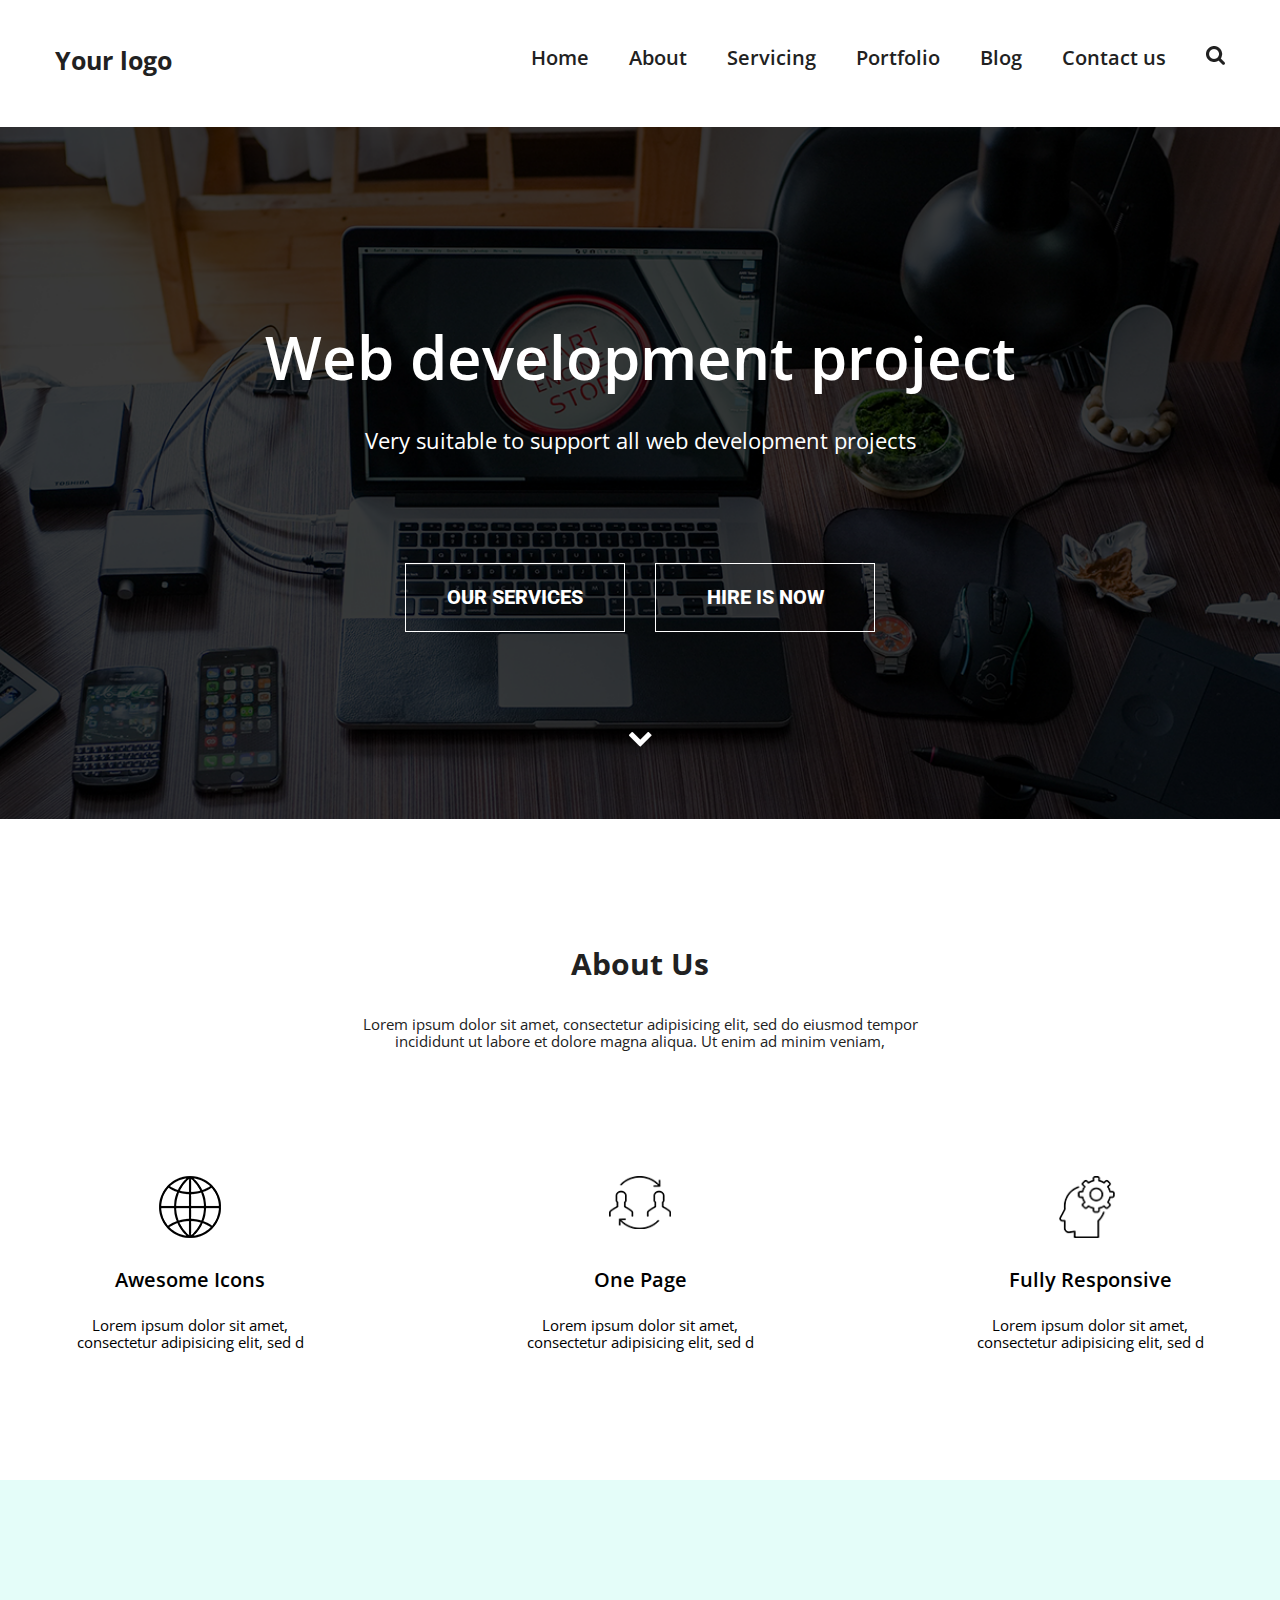
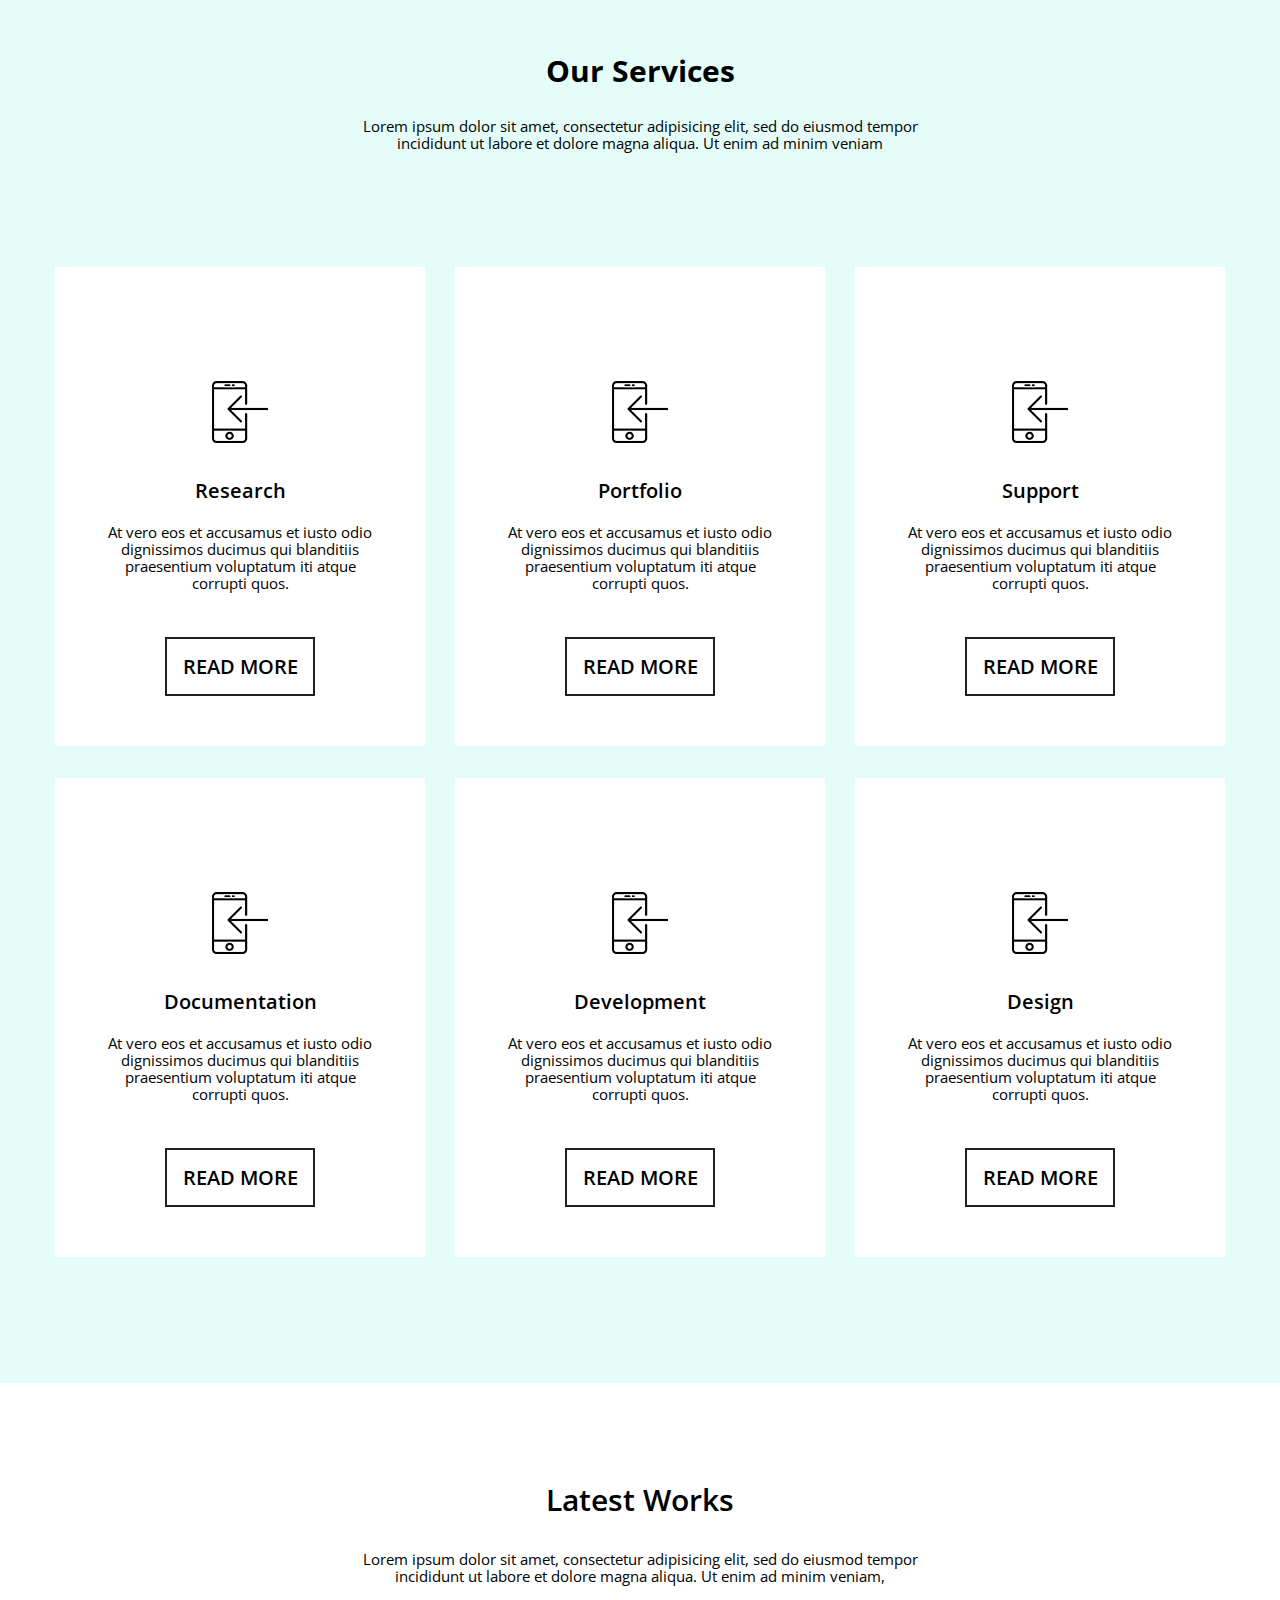
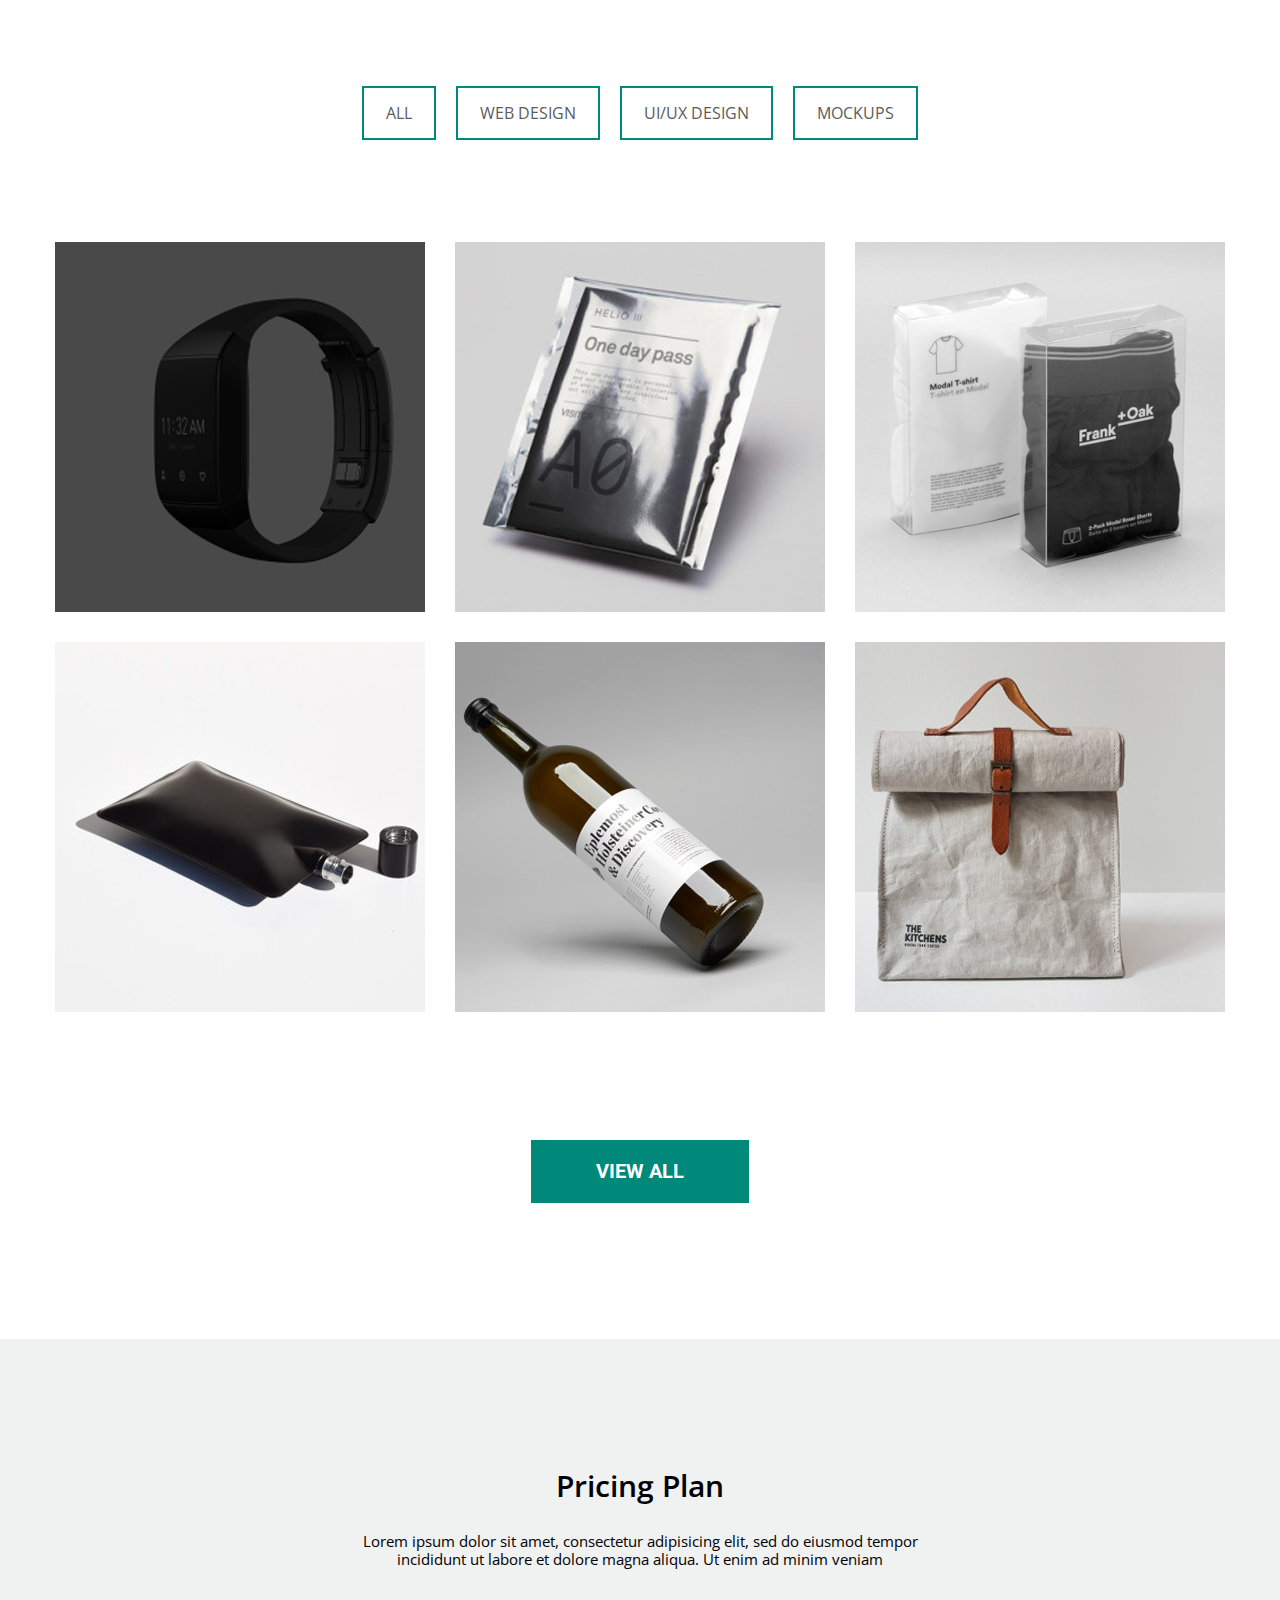
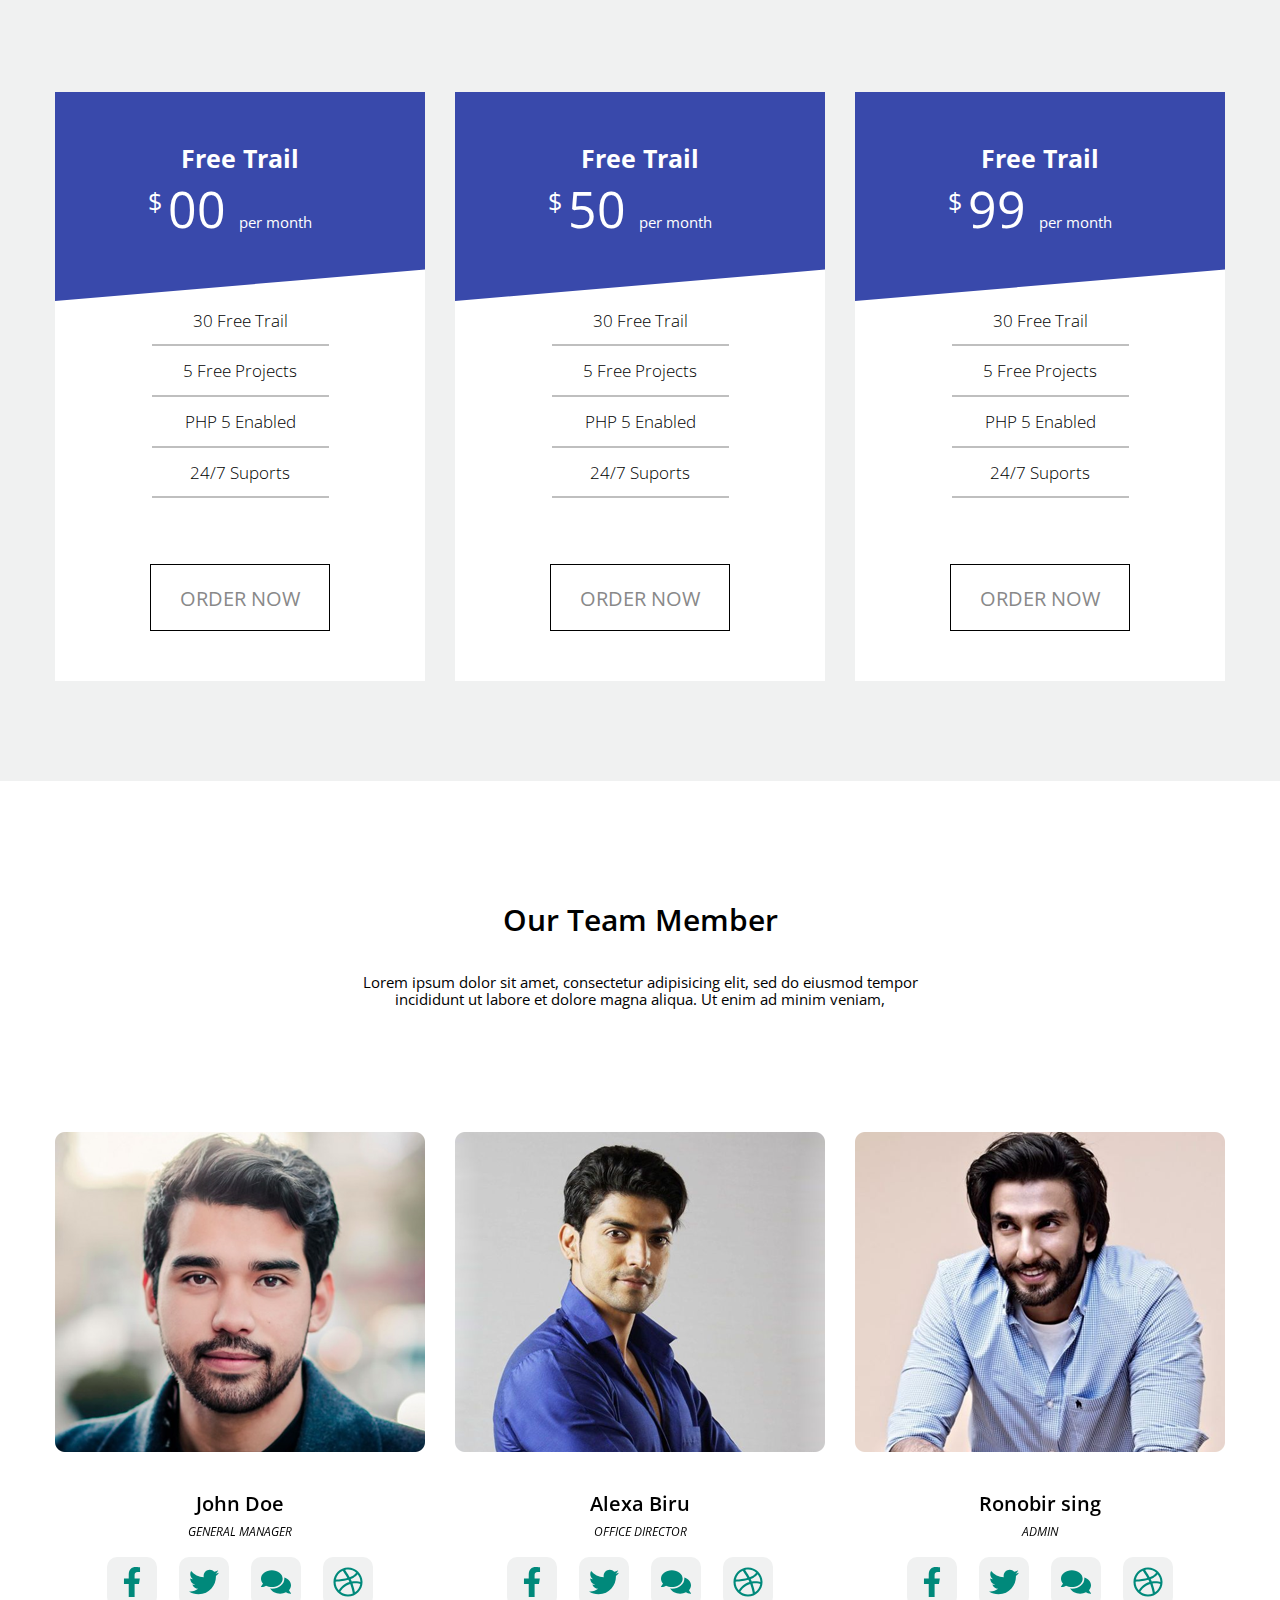
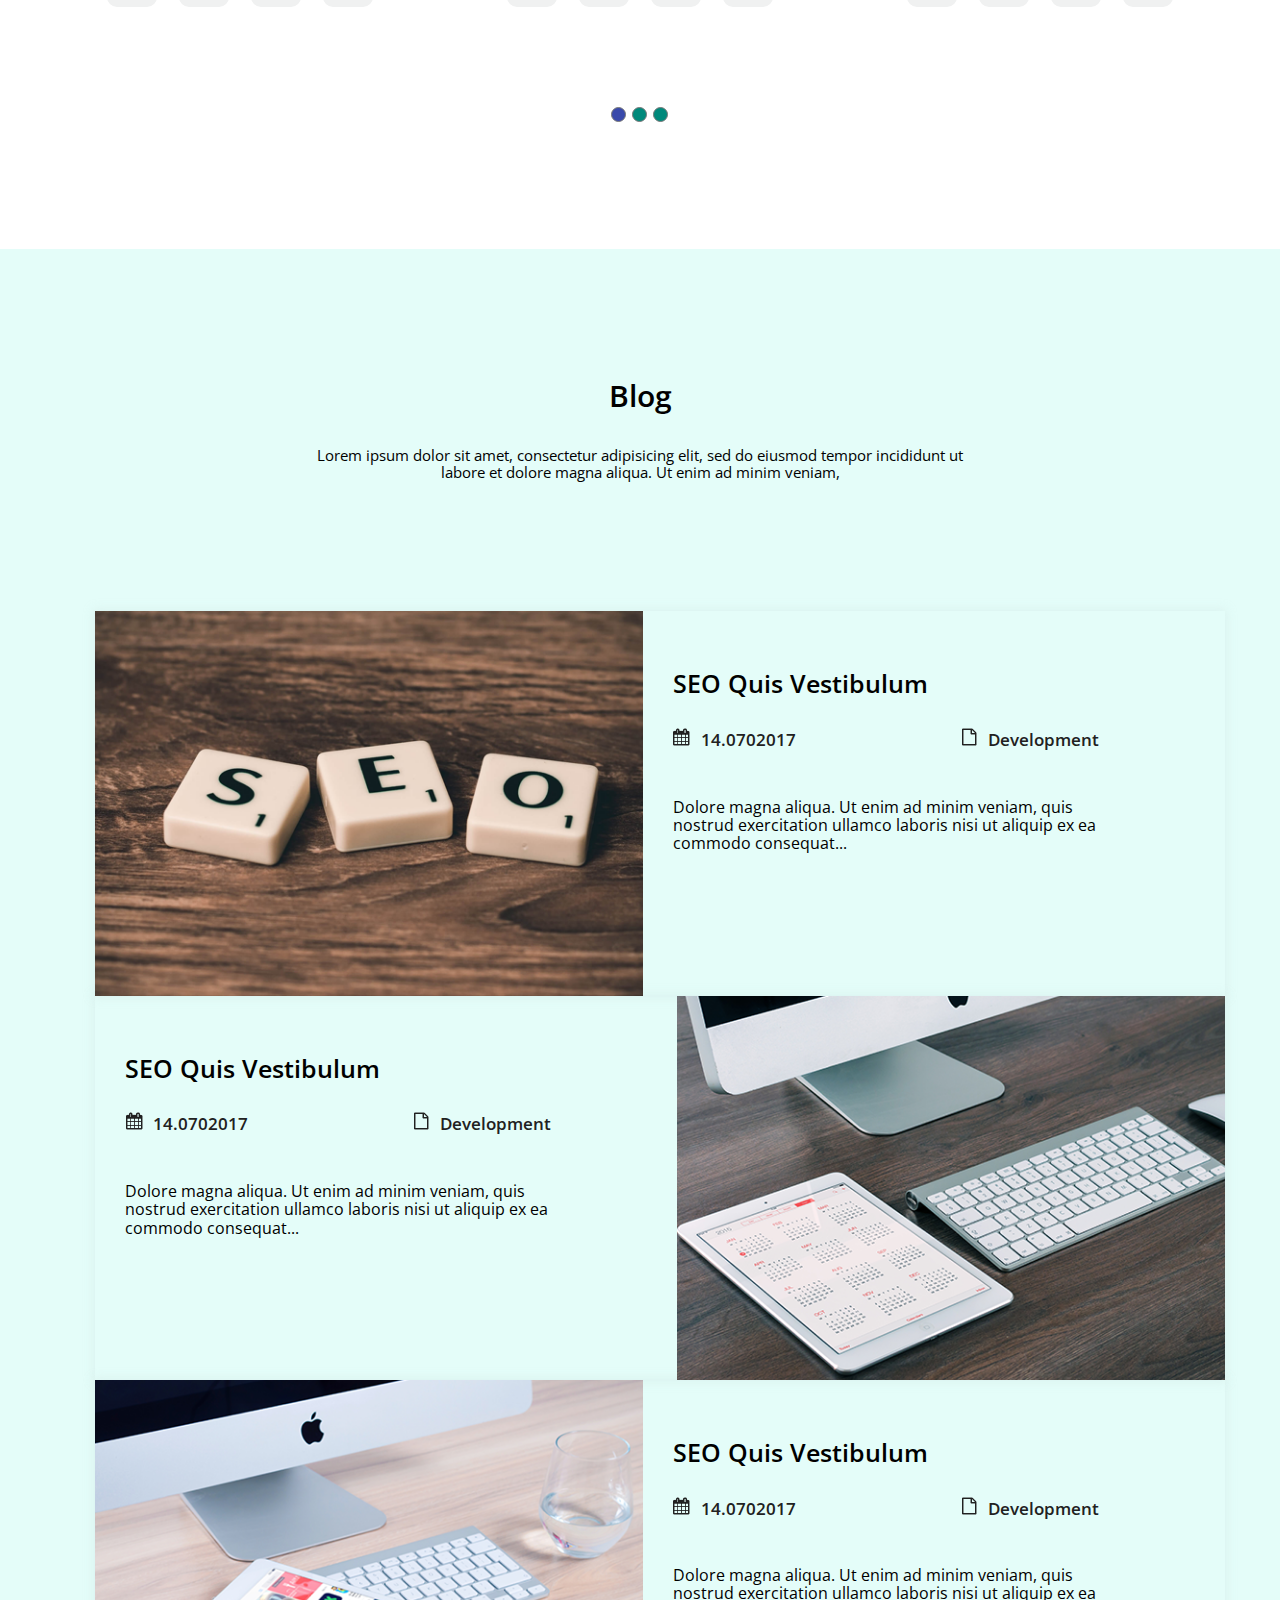
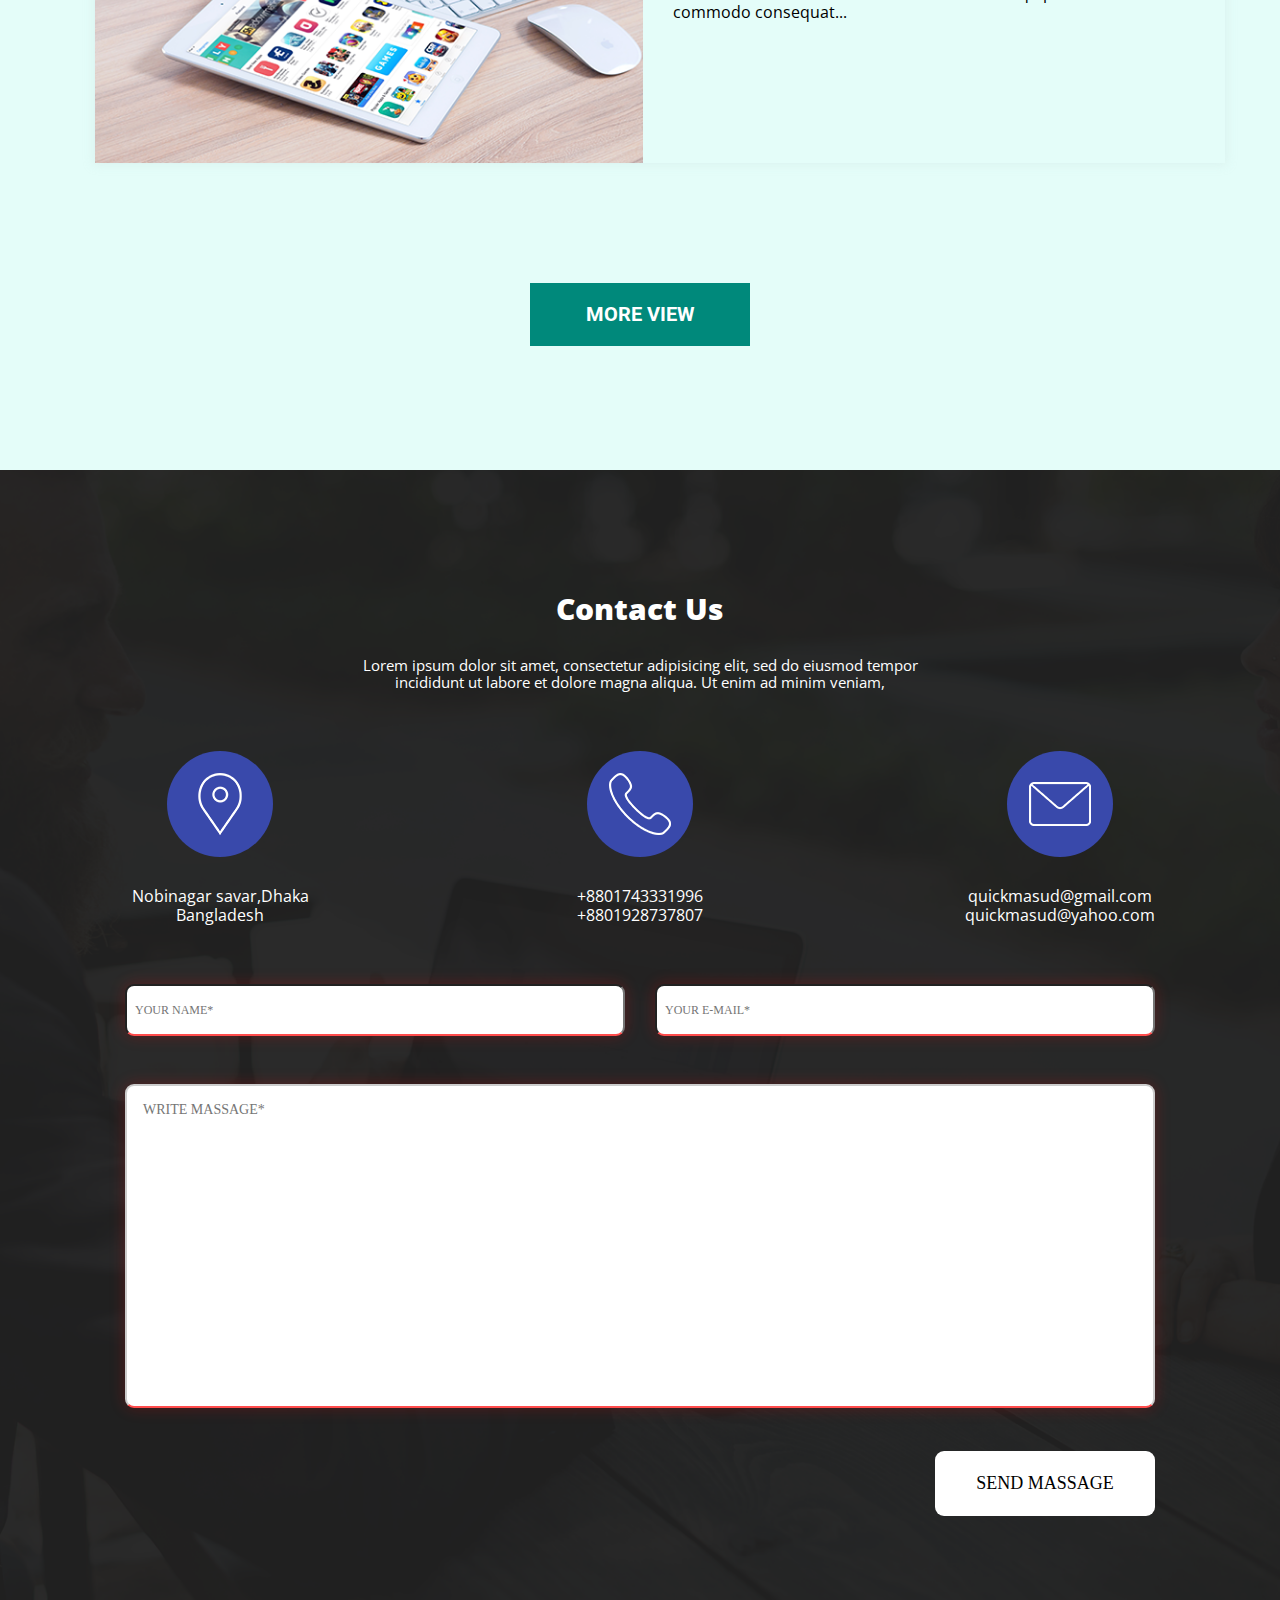
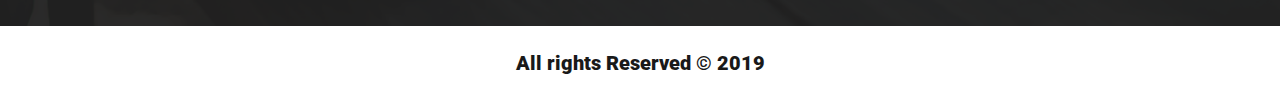
<file: project-1/index.html>
<!DOCTYPE html>
<html lang="en">
<head>
    <meta charset="UTF-8">
    <meta name="viewport" content="width=device-width, initial-scale=1.0">
    <meta http-equiv="X-UA-Compatible" content="ie=edge">
    <link href="https://fonts.googleapis.com/css?family=Open+Sans:400,600,700|Roboto:700&amp;subset=cyrillic" rel="stylesheet">
    <link rel="stylesheet" href="css/normalize.css">
    <link rel="stylesheet" href="css/main.css">
    <title>Web Development Project</title>
</head>
<body>

    <div class="progress">

    </div>

    <header id="header" class="header">
        <nav class="navigation">
            <div class="container navigation__container">
                <a href="#" class="logo">Your logo</a>
                <ul class="menu">
                    <li class="menu__item"><a href="#header" class="menu__link">Home</a></li>
                    <li class="menu__item"><a href="#about" class="menu__link">About</a></li>
                    <li class="menu__item"><a href="#services" class="menu__link">Servicing</a></li>
                    <li class="menu__item"><a href="#portfolio" class="menu__link">Portfolio</a></li>
                    <li class="menu__item"><a href="#blog" class="menu__link">Blog</a></li>
                    <li class="menu__item"><a href="#contact" class="menu__link">Contact us</a></li>
                    <li class="menu__item"><button class="menu__link serch_button"></button> </li>
                </ul>
            </div>
        </nav>
            <div class="container main_page">
                <h1 class="header__title">Web development project</h1>
                <p class="header__subtitle">Very suitable to support all web development projects</p>
            </div>
            <div class="button_wrap">
                <a href="#services" class="button_services header__button">our services</a>
                <a href="#pricing" class="button_hire header__button">hire is now</a>
            </div>
            <a href="#about" class="button_down"></a>
     </header>

    <section id="about" class="about">
        <div class="container">
            <h2 class="about__title">About Us</h2>
            <p class="about__subtitle">Lorem ipsum dolor sit amet, consectetur adipisicing elit, sed do eiusmod tempor incididunt ut labore et dolore magna aliqua. Ut enim ad minim veniam,</p>
            <ul class="features__list">
                <li class="features__item icon_globe">
                    <h3 class="features__title">Awesome Icons</h3>
                    <p class="features__desc">Lorem ipsum dolor sit amet, consectetur adipisicing elit, sed d</p>
                </li>
                <li class="features__item icon_transfer">
                    <h3 class="features__title">One Page</h3>
                    <p class="features__desc">Lorem ipsum dolor sit amet, consectetur adipisicing elit, sed d</p>
                </li>
                <li class="features__item icon_head">
                    <h3 class="features__title">Fully Responsive</h3>
                    <p class="features__desc">Lorem ipsum dolor sit amet, consectetur adipisicing elit, sed d</p>
                </li>
            </ul>
        </div>
    </section>

    <section id="services" class="servivces">
        <div class="container">
            <h2 class="services__title">Our Services</h2>
            <p class="services__subtitle">Lorem ipsum dolor sit amet, consectetur adipisicing elit, sed do eiusmod tempor incididunt ut labore et dolore magna aliqua. Ut enim ad minim veniam</p>
            <ul class="services__list">
                <li class="services__item">
                    <h3 class="services_item_title">Research</h3>
                    <p class="services_item_desc">At vero eos et accusamus et iusto odio dignissimos ducimus qui blanditiis praesentium voluptatum iti atque corrupti quos.</p>
                    <button class="services_item_button">read more</button>
                </li>
                <li class="services__item">
                    <h3 class="services_item_title">Portfolio</h3>
                    <p class="services_item_desc">At vero eos et accusamus et iusto odio dignissimos ducimus qui blanditiis praesentium voluptatum iti atque corrupti quos.</p>
                    <button class="services_item_button">read more</button>
                </li>
                <li class="services__item">
                    <h3 class="services_item_title">Support</h3>
                    <p class="services_item_desc">At vero eos et accusamus et iusto odio dignissimos ducimus qui blanditiis praesentium voluptatum iti atque corrupti quos.</p>
                    <button class="services_item_button">read more</button>
                </li>
                <li class="services__item">
                    <h3 class="services_item_title">Documentation</h3>
                    <p class="services_item_desc">At vero eos et accusamus et iusto odio dignissimos ducimus qui blanditiis praesentium voluptatum iti atque corrupti quos.</p>
                    <button class="services_item_button">read more</button>
                </li>
                <li class="services__item">
                    <h3 class="services_item_title">Development</h3>
                    <p class="services_item_desc">At vero eos et accusamus et iusto odio dignissimos ducimus qui blanditiis praesentium voluptatum iti atque corrupti quos.</p>
                    <button class="services_item_button">read more</button>
                </li>
                <li class="services__item">
                    <h3 class="services_item_title">Design</h3>
                    <p class="services_item_desc">At vero eos et accusamus et iusto odio dignissimos ducimus qui blanditiis praesentium voluptatum iti atque corrupti quos.</p>
                    <button class="services_item_button">read more</button>
                </li>
            </ul>

        </div>
    </section>

    <section id="portfolio" class="portfolio">
        <div class="container">
            <h1 class="portfolio__title">Latest Works</h1>
            <p class="portfolio__subtitle">Lorem ipsum dolor sit amet, consectetur adipisicing elit, sed do eiusmod tempor incididunt ut labore et dolore magna aliqua. Ut enim ad minim veniam,</p>
            <ul class="portfolio__button">
                <li class="button__list"><a href="#" class="button__link">all</a></li>
                <li class="button__list"><a href="#" class="button__link">Web design</a></li>
                <li class="button__list"><a href="#" class="button__link">Ui/Ux design</a></li>
                <li class="button__list"><a href="#" class="button__link">Mockups</a></li>
            </ul>
            <ul class="portfolio_list">
                <li class="portfolio__item">
                    <div class="photo_wrap">
                        <img src="./img/image_work/image_1.png" alt="photo 1" width="370" height="370">
                    </div>
                    <div class="hidden_wrap">
                        <div class="desc_wrap">
                            <p class="hidden_title">Hand Watch</p>
                            <p class="hidden_subtitle">ui/ux design</p>
                        </div>
                    </div>
                </li>
                <li class="portfolio__item">
                    <div class="photo_wrap">
                        <img src="./img/image_work/image_2.png" alt="photo 2" width="370" height="370">
                    </div>
                    <div class="hidden_wrap">
                        <div class="desc_wrap">
                            <p class="hidden_title">Hand Watch</p>
                            <p class="hidden_subtitle">ui/ux design</p>
                        </div>
                    </div>
                </li>
                <li class="portfolio__item">
                    <div class="photo_wrap">
                        <img src="./img/image_work/image_3.png" alt="photo 3" width="370" height="370">
                    </div>
                    <div class="hidden_wrap">
                        <div class="desc_wrap">
                            <p class="hidden_title">Hand Watch</p>
                            <p class="hidden_subtitle">ui/ux design</p>
                        </div>
                    </div>
                </li>
                <li class="portfolio__item">
                    <div class="photo_wrap">
                        <img src="./img/image_work/image_4.png" alt="photo 4" width="370" height="370">
                    </div>
                    <div class="hidden_wrap">
                        <div class="desc_wrap">
                            <p class="hidden_title">Hand Watch</p>
                            <p class="hidden_subtitle">ui/ux design</p>
                        </div>
                    </div>
                </li>
                <li class="portfolio__item">
                    <div class="photo_wrap">
                        <img src="./img/image_work/image_5.png" alt="photo 5" width="370" height="370">
                    </div>
                    <div class="hidden_wrap">
                        <div class="desc_wrap">
                            <p class="hidden_title">Hand Watch</p>
                            <p class="hidden_subtitle">ui/ux design</p>
                        </div>
                    </div>
                </li>
                <li class="portfolio__item">
                    <div class="photo_wrap">
                        <img src="./img/image_work/image_6.png" alt="photo 6" width="370" height="370">
                    </div>
                    <div class="hidden_wrap">
                        <div class="desc_wrap">
                            <p class="hidden_title">Hand Watch</p>
                            <p class="hidden_subtitle">ui/ux design</p>
                        </div>
                    </div>
                </li>
            </ul>
            <button class="view_button">view all</button>

        </div>
    </section>

    <section id="pricing" class="pricing">
        <div class="container">
            <h2 class="pricing_title">Pricing Plan</h2>
            <p class="pricing_subtitle">Lorem ipsum dolor sit amet, consectetur adipisicing elit, sed do eiusmod tempor incididunt ut labore et dolore magna aliqua. Ut enim ad minim veniam</p>
            <ul class="pricing__menu">
                <li class="pricing__item">
                <div class="pricing__desc">
                    <h3 class="pricing__title">Free Trail</h3>
                    <p class="price">00 <span class="month">per month</span> </p>
                </div>
                <ul class="pricing__text">
                    <li class="text__item">
                        <p class="text">30 Free Trail</p>
                    </li>
                    <li class="text__item">
                        <p class="text">5 Free Projects</p>
                    </li>
                    <li class="text__item">
                        <p class="text">PHP 5 Enabled</p>
                    </li>
                    <li class="text__item">
                        <p class="text">24/7 Suports</p>
                    </li>
                </ul>
                <button class="order_button">Order Now</button>
                </li>
                <li class="pricing__item">
                <div class="pricing__desc">
                    <h3 class="pricing__title">Free Trail</h3>
                    <p class="price">50 <span class="month">per month</span> </p>
                </div>
                <ul class="pricing__text">
                    <li class="text__item">
                        <p class="text">30 Free Trail</p>
                    </li>
                    <li class="text__item">
                        <p class="text">5 Free Projects</p>
                    </li>
                    <li class="text__item">
                        <p class="text">PHP 5 Enabled</p>
                    </li>
                    <li class="text__item">
                        <p class="text">24/7 Suports</p>
                    </li>
                </ul>
                <button class="order_button">Order Now</button>
                </li>
                <li class="pricing__item">
                <div class="pricing__desc">
                    <h3 class="pricing__title">Free Trail</h3>
                    <p class="price">99 <span class="month">per month</span> </p>
                </div>
                <ul class="pricing__text">
                    <li class="text__item">
                        <p class="text">30 Free Trail</p>
                    </li>
                    <li class="text__item">
                        <p class="text">5 Free Projects</p>
                    </li>
                    <li class="text__item">
                        <p class="text">PHP 5 Enabled</p>
                    </li>
                    <li class="text__item">
                        <p class="text">24/7 Suports</p>
                    </li>
                </ul>
                <button class="order_button">Order Now</button>
                </li>
            </ul>
        </div>
    </section>

    <section id="team" class="team">
        <div class="container">
            <h2 class="team__title">Our Team Member</h2>
            <p class="team__subitle">Lorem ipsum dolor sit amet, consectetur adipisicing elit, sed do eiusmod tempor incididunt ut labore et dolore magna aliqua. Ut enim ad minim veniam,</p>
            <ul class="member_list">

                <li class="member_item">
                    <div class="member_wrap card">
                        <div class="member_inner card__item">
                            <img src="./img/photo/photo_member_1.png" alt="photo 1" width="370" height="320">
                        </div>
                    </div>
                    <h3 class="name">John Doe</h3>
                    <p class="desc">General Manager</p>
                    <ul class="soc_icon">
                        <li class="soc_item">
                            <a href="#" class="soc_link facebook"> <span class="visually-hidden">facebook</span>
                                <svg  id="facebook" aria-hidden="true" focusable="false" data-prefix="fab" data-icon="facebook-f" class="svg_facebook svg_icon" role="img" xmlns="http://www.w3.org/2000/svg" viewBox="0 0 320 512">
                                    <path  d="M279.14 288l14.22-92.66h-88.91v-60.13c0-25.35 12.42-50.06 52.24-50.06h40.42V6.26S260.43 0 225.36 0c-73.22 0-121.08 44.38-121.08 124.72v70.62H22.89V288h81.39v224h100.17V288z"></path>
                                </svg>
                            </a>
                        </li>

                        <li class="soc_item"><a href="#" class="soc_link twitter"> <span class="visually-hidden">twitter</span>
                            <svg aria-hidden="true" focusable="false" data-prefix="fab" data-icon="twitter" class="svg_twitter svg_icon" role="img" xmlns="http://www.w3.org/2000/svg" viewBox="0 0 512 512">
                                <path  d="M459.37 151.716c.325 4.548.325 9.097.325 13.645 0 138.72-105.583 298.558-298.558 298.558-59.452 0-114.68-17.219-161.137-47.106 8.447.974 16.568 1.299 25.34 1.299 49.055 0 94.213-16.568 130.274-44.832-46.132-.975-84.792-31.188-98.112-72.772 6.498.974 12.995 1.624 19.818 1.624 9.421 0 18.843-1.3 27.614-3.573-48.081-9.747-84.143-51.98-84.143-102.985v-1.299c13.969 7.797 30.214 12.67 47.431 13.319-28.264-18.843-46.781-51.005-46.781-87.391 0-19.492 5.197-37.36 14.294-52.954 51.655 63.675 129.3 105.258 216.365 109.807-1.624-7.797-2.599-15.918-2.599-24.04 0-57.828 46.782-104.934 104.934-104.934 30.213 0 57.502 12.67 76.67 33.137 23.715-4.548 46.456-13.32 66.599-25.34-7.798 24.366-24.366 44.833-46.132 57.827 21.117-2.273 41.584-8.122 60.426-16.243-14.292 20.791-32.161 39.308-52.628 54.253z"></path>
                            </svg>
                            </a>
                        </li>

                        <li class="soc_item"><a href="#" class="soc_link chat"> <span class="visually-hidden">chat</span>
                            <svg aria-hidden="true" focusable="false" data-prefix="fas" data-icon="comments" class="svg_chat svg_icon" role="img" xmlns="http://www.w3.org/2000/svg" viewBox="0 0 576 512">
                                <path d="M416 192c0-88.4-93.1-160-208-160S0 103.6 0 192c0 34.3 14.1 65.9 38 92-13.4 30.2-35.5 54.2-35.8 54.5-2.2 2.3-2.8 5.7-1.5 8.7S4.8 352 8 352c36.6 0 66.9-12.3 88.7-25 32.2 15.7 70.3 25 111.3 25 114.9 0 208-71.6 208-160zm122 220c23.9-26 38-57.7 38-92 0-66.9-53.5-124.2-129.3-148.1.9 6.6 1.3 13.3 1.3 20.1 0 105.9-107.7 192-240 192-10.8 0-21.3-.8-31.7-1.9C207.8 439.6 281.8 480 368 480c41 0 79.1-9.2 111.3-25 21.8 12.7 52.1 25 88.7 25 3.2 0 6.1-1.9 7.3-4.8 1.3-2.9.7-6.3-1.5-8.7-.3-.3-22.4-24.2-35.8-54.5z"></path>
                            </svg>
                            </a>
                        </li>

                        <li class="soc_item"><a href="#" class="soc_link dribble"> <span class="visually-hidden">dribble</span>
                            <svg aria-hidden="true" focusable="false" data-prefix="fab" data-icon="dribbble" class="svg_dribble svg_icon" role="img" xmlns="http://www.w3.org/2000/svg" viewBox="0 0 512 512">
                                <path d="M256 8C119.252 8 8 119.252 8 256s111.252 248 248 248 248-111.252 248-248S392.748 8 256 8zm163.97 114.366c29.503 36.046 47.369 81.957 47.835 131.955-6.984-1.477-77.018-15.682-147.502-6.818-5.752-14.041-11.181-26.393-18.617-41.614 78.321-31.977 113.818-77.482 118.284-83.523zM396.421 97.87c-3.81 5.427-35.697 48.286-111.021 76.519-34.712-63.776-73.185-116.168-79.04-124.008 67.176-16.193 137.966 1.27 190.061 47.489zm-230.48-33.25c5.585 7.659 43.438 60.116 78.537 122.509-99.087 26.313-186.36 25.934-195.834 25.809C62.38 147.205 106.678 92.573 165.941 64.62zM44.17 256.323c0-2.166.043-4.322.108-6.473 9.268.19 111.92 1.513 217.706-30.146 6.064 11.868 11.857 23.915 17.174 35.949-76.599 21.575-146.194 83.527-180.531 142.306C64.794 360.405 44.17 310.73 44.17 256.323zm81.807 167.113c22.127-45.233 82.178-103.622 167.579-132.756 29.74 77.283 42.039 142.053 45.189 160.638-68.112 29.013-150.015 21.053-212.768-27.882zm248.38 8.489c-2.171-12.886-13.446-74.897-41.152-151.033 66.38-10.626 124.7 6.768 131.947 9.055-9.442 58.941-43.273 109.844-90.795 141.978z"></path>
                            </svg>
                            </a>
                        </li>                        
                    </ul>
                </li>

                <li class="member_item ">
                    <div class="member_wrap card">
                        <div class="member_inner card__item">
                            <img src="./img/photo/photo_member_2.png" alt="photo 1" width="370" height="320">
                        </div>
                    </div>
                    <h3 class="name">Alexa Biru</h3>
                    <p class="desc">Office Director</p>
                    <ul class="soc_icon">
                        <li class="soc_item">
                            <a href="#" class="soc_link facebook"> <span class="visually-hidden">facebook</span>
                                <svg id="facebook" aria-hidden="true" focusable="false" data-prefix="fab" data-icon="facebook-f" class="svg_facebook svg_icon" role="img" xmlns="http://www.w3.org/2000/svg" viewBox="0 0 320 512">
                                    <path  d="M279.14 288l14.22-92.66h-88.91v-60.13c0-25.35 12.42-50.06 52.24-50.06h40.42V6.26S260.43 0 225.36 0c-73.22 0-121.08 44.38-121.08 124.72v70.62H22.89V288h81.39v224h100.17V288z"></path>
                                </svg>
                            </a>
                        </li>

                        <li class="soc_item"><a href="#" class="soc_link twitter"> <span class="visually-hidden">twitter</span>
                            <svg aria-hidden="true" focusable="false" data-prefix="fab" data-icon="twitter" class="svg_twitter svg_icon" role="img" xmlns="http://www.w3.org/2000/svg" viewBox="0 0 512 512">
                                <path  d="M459.37 151.716c.325 4.548.325 9.097.325 13.645 0 138.72-105.583 298.558-298.558 298.558-59.452 0-114.68-17.219-161.137-47.106 8.447.974 16.568 1.299 25.34 1.299 49.055 0 94.213-16.568 130.274-44.832-46.132-.975-84.792-31.188-98.112-72.772 6.498.974 12.995 1.624 19.818 1.624 9.421 0 18.843-1.3 27.614-3.573-48.081-9.747-84.143-51.98-84.143-102.985v-1.299c13.969 7.797 30.214 12.67 47.431 13.319-28.264-18.843-46.781-51.005-46.781-87.391 0-19.492 5.197-37.36 14.294-52.954 51.655 63.675 129.3 105.258 216.365 109.807-1.624-7.797-2.599-15.918-2.599-24.04 0-57.828 46.782-104.934 104.934-104.934 30.213 0 57.502 12.67 76.67 33.137 23.715-4.548 46.456-13.32 66.599-25.34-7.798 24.366-24.366 44.833-46.132 57.827 21.117-2.273 41.584-8.122 60.426-16.243-14.292 20.791-32.161 39.308-52.628 54.253z"></path>
                            </svg>
                            </a>
                        </li>

                        <li class="soc_item"><a href="#" class="soc_link chat"> <span class="visually-hidden">chat</span>
                            <svg aria-hidden="true" focusable="false" data-prefix="fas" data-icon="comments" class="svg_chat svg_icon" role="img" xmlns="http://www.w3.org/2000/svg" viewBox="0 0 576 512">
                                <path d="M416 192c0-88.4-93.1-160-208-160S0 103.6 0 192c0 34.3 14.1 65.9 38 92-13.4 30.2-35.5 54.2-35.8 54.5-2.2 2.3-2.8 5.7-1.5 8.7S4.8 352 8 352c36.6 0 66.9-12.3 88.7-25 32.2 15.7 70.3 25 111.3 25 114.9 0 208-71.6 208-160zm122 220c23.9-26 38-57.7 38-92 0-66.9-53.5-124.2-129.3-148.1.9 6.6 1.3 13.3 1.3 20.1 0 105.9-107.7 192-240 192-10.8 0-21.3-.8-31.7-1.9C207.8 439.6 281.8 480 368 480c41 0 79.1-9.2 111.3-25 21.8 12.7 52.1 25 88.7 25 3.2 0 6.1-1.9 7.3-4.8 1.3-2.9.7-6.3-1.5-8.7-.3-.3-22.4-24.2-35.8-54.5z"></path>
                            </svg>
                            </a>
                        </li>

                        <li class="soc_item"><a href="#" class="soc_link dribble"> <span class="visually-hidden">dribble</span>
                            <svg aria-hidden="true" focusable="false" data-prefix="fab" data-icon="dribbble" class="svg_dribble svg_icon" role="img" xmlns="http://www.w3.org/2000/svg" viewBox="0 0 512 512">
                                <path d="M256 8C119.252 8 8 119.252 8 256s111.252 248 248 248 248-111.252 248-248S392.748 8 256 8zm163.97 114.366c29.503 36.046 47.369 81.957 47.835 131.955-6.984-1.477-77.018-15.682-147.502-6.818-5.752-14.041-11.181-26.393-18.617-41.614 78.321-31.977 113.818-77.482 118.284-83.523zM396.421 97.87c-3.81 5.427-35.697 48.286-111.021 76.519-34.712-63.776-73.185-116.168-79.04-124.008 67.176-16.193 137.966 1.27 190.061 47.489zm-230.48-33.25c5.585 7.659 43.438 60.116 78.537 122.509-99.087 26.313-186.36 25.934-195.834 25.809C62.38 147.205 106.678 92.573 165.941 64.62zM44.17 256.323c0-2.166.043-4.322.108-6.473 9.268.19 111.92 1.513 217.706-30.146 6.064 11.868 11.857 23.915 17.174 35.949-76.599 21.575-146.194 83.527-180.531 142.306C64.794 360.405 44.17 310.73 44.17 256.323zm81.807 167.113c22.127-45.233 82.178-103.622 167.579-132.756 29.74 77.283 42.039 142.053 45.189 160.638-68.112 29.013-150.015 21.053-212.768-27.882zm248.38 8.489c-2.171-12.886-13.446-74.897-41.152-151.033 66.38-10.626 124.7 6.768 131.947 9.055-9.442 58.941-43.273 109.844-90.795 141.978z"></path>
                            </svg>
                            </a>
                        </li>                        
                    </ul>
                </li>

                <li class="member_item">
                    <div class="member_wrap  card">
                        <div class="member_inner card__item">
                            <img src="./img/photo/photo_member_3.png" alt="photo 1" width="370" height="320">
                        </div>
                    </div>
                    <h3 class="name">Ronobir sing</h3>
                    <p class="desc">Admin</p>
                    <ul class="soc_icon">
                        <li class="soc_item">
                            <a href="#" class="soc_link facebook"> <span class="visually-hidden">facebook</span>
                                <svg  id="facebook" aria-hidden="true" focusable="false" data-prefix="fab" data-icon="facebook-f" class="svg_facebook svg_icon" role="img" xmlns="http://www.w3.org/2000/svg" viewBox="0 0 320 512">
                                    <path  d="M279.14 288l14.22-92.66h-88.91v-60.13c0-25.35 12.42-50.06 52.24-50.06h40.42V6.26S260.43 0 225.36 0c-73.22 0-121.08 44.38-121.08 124.72v70.62H22.89V288h81.39v224h100.17V288z"></path>
                                </svg>
                            </a>
                        </li>

                        <li class="soc_item"><a href="#" class="soc_link twitter"> <span class="visually-hidden">twitter</span>
                            <svg aria-hidden="true" focusable="false" data-prefix="fab" data-icon="twitter" class="svg_twitter svg_icon" role="img" xmlns="http://www.w3.org/2000/svg" viewBox="0 0 512 512">
                                <path  d="M459.37 151.716c.325 4.548.325 9.097.325 13.645 0 138.72-105.583 298.558-298.558 298.558-59.452 0-114.68-17.219-161.137-47.106 8.447.974 16.568 1.299 25.34 1.299 49.055 0 94.213-16.568 130.274-44.832-46.132-.975-84.792-31.188-98.112-72.772 6.498.974 12.995 1.624 19.818 1.624 9.421 0 18.843-1.3 27.614-3.573-48.081-9.747-84.143-51.98-84.143-102.985v-1.299c13.969 7.797 30.214 12.67 47.431 13.319-28.264-18.843-46.781-51.005-46.781-87.391 0-19.492 5.197-37.36 14.294-52.954 51.655 63.675 129.3 105.258 216.365 109.807-1.624-7.797-2.599-15.918-2.599-24.04 0-57.828 46.782-104.934 104.934-104.934 30.213 0 57.502 12.67 76.67 33.137 23.715-4.548 46.456-13.32 66.599-25.34-7.798 24.366-24.366 44.833-46.132 57.827 21.117-2.273 41.584-8.122 60.426-16.243-14.292 20.791-32.161 39.308-52.628 54.253z"></path>
                            </svg>
                            </a>
                        </li>

                        <li class="soc_item"><a href="#" class="soc_link chat"> <span class="visually-hidden">chat</span>
                            <svg aria-hidden="true" focusable="false" data-prefix="fas" data-icon="comments" class="svg_chat svg_icon" role="img" xmlns="http://www.w3.org/2000/svg" viewBox="0 0 576 512">
                                <path d="M416 192c0-88.4-93.1-160-208-160S0 103.6 0 192c0 34.3 14.1 65.9 38 92-13.4 30.2-35.5 54.2-35.8 54.5-2.2 2.3-2.8 5.7-1.5 8.7S4.8 352 8 352c36.6 0 66.9-12.3 88.7-25 32.2 15.7 70.3 25 111.3 25 114.9 0 208-71.6 208-160zm122 220c23.9-26 38-57.7 38-92 0-66.9-53.5-124.2-129.3-148.1.9 6.6 1.3 13.3 1.3 20.1 0 105.9-107.7 192-240 192-10.8 0-21.3-.8-31.7-1.9C207.8 439.6 281.8 480 368 480c41 0 79.1-9.2 111.3-25 21.8 12.7 52.1 25 88.7 25 3.2 0 6.1-1.9 7.3-4.8 1.3-2.9.7-6.3-1.5-8.7-.3-.3-22.4-24.2-35.8-54.5z"></path>
                            </svg>
                            </a>
                        </li>

                        <li class="soc_item"><a href="#" class="soc_link dribble"> <span class="visually-hidden">dribble</span>
                            <svg aria-hidden="true" focusable="false" data-prefix="fab" data-icon="dribbble" class="svg_dribble svg_icon" role="img" xmlns="http://www.w3.org/2000/svg" viewBox="0 0 512 512">
                                <path d="M256 8C119.252 8 8 119.252 8 256s111.252 248 248 248 248-111.252 248-248S392.748 8 256 8zm163.97 114.366c29.503 36.046 47.369 81.957 47.835 131.955-6.984-1.477-77.018-15.682-147.502-6.818-5.752-14.041-11.181-26.393-18.617-41.614 78.321-31.977 113.818-77.482 118.284-83.523zM396.421 97.87c-3.81 5.427-35.697 48.286-111.021 76.519-34.712-63.776-73.185-116.168-79.04-124.008 67.176-16.193 137.966 1.27 190.061 47.489zm-230.48-33.25c5.585 7.659 43.438 60.116 78.537 122.509-99.087 26.313-186.36 25.934-195.834 25.809C62.38 147.205 106.678 92.573 165.941 64.62zM44.17 256.323c0-2.166.043-4.322.108-6.473 9.268.19 111.92 1.513 217.706-30.146 6.064 11.868 11.857 23.915 17.174 35.949-76.599 21.575-146.194 83.527-180.531 142.306C64.794 360.405 44.17 310.73 44.17 256.323zm81.807 167.113c22.127-45.233 82.178-103.622 167.579-132.756 29.74 77.283 42.039 142.053 45.189 160.638-68.112 29.013-150.015 21.053-212.768-27.882zm248.38 8.489c-2.171-12.886-13.446-74.897-41.152-151.033 66.38-10.626 124.7 6.768 131.947 9.055-9.442 58.941-43.273 109.844-90.795 141.978z"></path>
                            </svg>
                            </a>
                        </li>                        
                    </ul>
                </li>
            </ul>

            <div class="radio_wrap">
                <input type="radio" name="r" id="r1" class="radio_button" checked><label for="r1"></label>
                <input type="radio" name="r" id="r2" class="radio_button" ><label for="r2"></label>
                <input type="radio" name="r" id="r3" class="radio_button" ><label for="r3"></label>
            </div>
        </div>
    </section>

    <section id="blog" class="blog">
        <div class="container">
            <h2 class="blog_title">Blog</h2>
            <p class="blog_subtitle">Lorem ipsum dolor sit amet, consectetur adipisicing elit, sed do eiusmod tempor incididunt ut labore et dolore magna aliqua. Ut enim ad minim veniam,</p>
            
            <ul class="blog_list">
                <li class="blog_item">
                    <div class="blog_photo">
                        <img src="./img/image_blog/image_blog_1.png" alt="blog photo">
                    </div>
                    <div class="blog_desc">
                        <h3 class="desc_title">SEO Quis Vestibulum</h3>
                        <div class="form_wrap">
                            <span class="date icon_blog">14.0702017</span>    
                            <span class="develop icon_blog">Development</span>  
                        </div> 
                        <p class="description">Dolore magna aliqua. Ut enim ad minim veniam, quis nostrud exercitation ullamco laboris nisi ut aliquip ex ea commodo consequat...</p>
                    </div>
                </li>
                <li class="blog_item">
                    <div class="blog_photo">
                        <img src="./img/image_blog/image_blog_2.png" alt="blog photo">
                    </div>
                    <div class="blog_desc">
                        <h3 class="desc_title">SEO Quis Vestibulum</h3>
                        <div class="form_wrap">
                            <span class="date icon_blog">14.0702017</span>    
                            <span class="develop icon_blog">Development</span>  
                        </div> 
                        <p class="description">Dolore magna aliqua. Ut enim ad minim veniam, quis nostrud exercitation ullamco laboris nisi ut aliquip ex ea commodo consequat...</p>
                    </div>
                </li>
                <li class="blog_item">
                    <div class="blog_photo">
                        <img src="./img/image_blog/image_blog_3.png" alt="blog photo">
                    </div>
                    <div class="blog_desc">
                        <h3 class="desc_title">SEO Quis Vestibulum</h3>
                        <div class="form_wrap">
                            <span class="date icon_blog">14.0702017</span>    
                            <span class="develop icon_blog">Development</span>  
                        </div> 
                        <p class="description">Dolore magna aliqua. Ut enim ad minim veniam, quis nostrud exercitation ullamco laboris nisi ut aliquip ex ea commodo consequat...</p>
                    </div>
                </li>
            </ul>
            <button class="blog_button_more">More view</button>
        </div>
    </section>
    <section id="contact" class="contact">
        <div class="container">
            <h2 class="contact_title">Contact Us</h2>
            <p class="contact_subtitle">Lorem ipsum dolor sit amet, consectetur adipisicing elit, sed do eiusmod tempor incididunt ut labore et dolore magna aliqua. Ut enim ad minim veniam,</p>
            
            <ul class="adress_list">
                <li class="adress_item icon_placeholder">
                    <p class="adress_p ">Nobinagar savar,Dhaka</p>
                    <p class="adress_p ">Bangladesh</p>                        
                </li>
                <li class="adress_item icon_phone">
                    <p class="adress_p ">+8801743331996</p>
                    <p class="adress_p ">+8801928737807</p>                        
                </li>
                <li class="adress_item icon_mail">
                    <p class="adress_p ">quickmasud@gmail.com</p>
                    <p class="adress_p ">quickmasud@yahoo.com</p>                  
                </li>
            </ul>

            <form action="#" method="get" class="contact_form">
                <div class="form_wrap">
                    <input type="text" class="user_name" name="user_name" id="user_name_id" placeholder="Your Name*" required autocomplete="off">
                    <input type="email" class="user_email" name="user_email" id="user_email_id" placeholder="Your E-mail*" required autocomplete="off">
                </div>
                <textarea name = "email_massage" minlength="4" maxlength="500" placeholder="Write Massage*" required></textarea>
                <button class="send_button">send massage</button>
            </form>
            
        </div>
    </section>

    <footer id="footer" class="footer">
        <div class="container">
            <p class="footer_copy"> All rights Reserved © 2019</p>
        </div>
    </footer>

    <script src="js/main.js"></script>
</body>
</html>
</file>
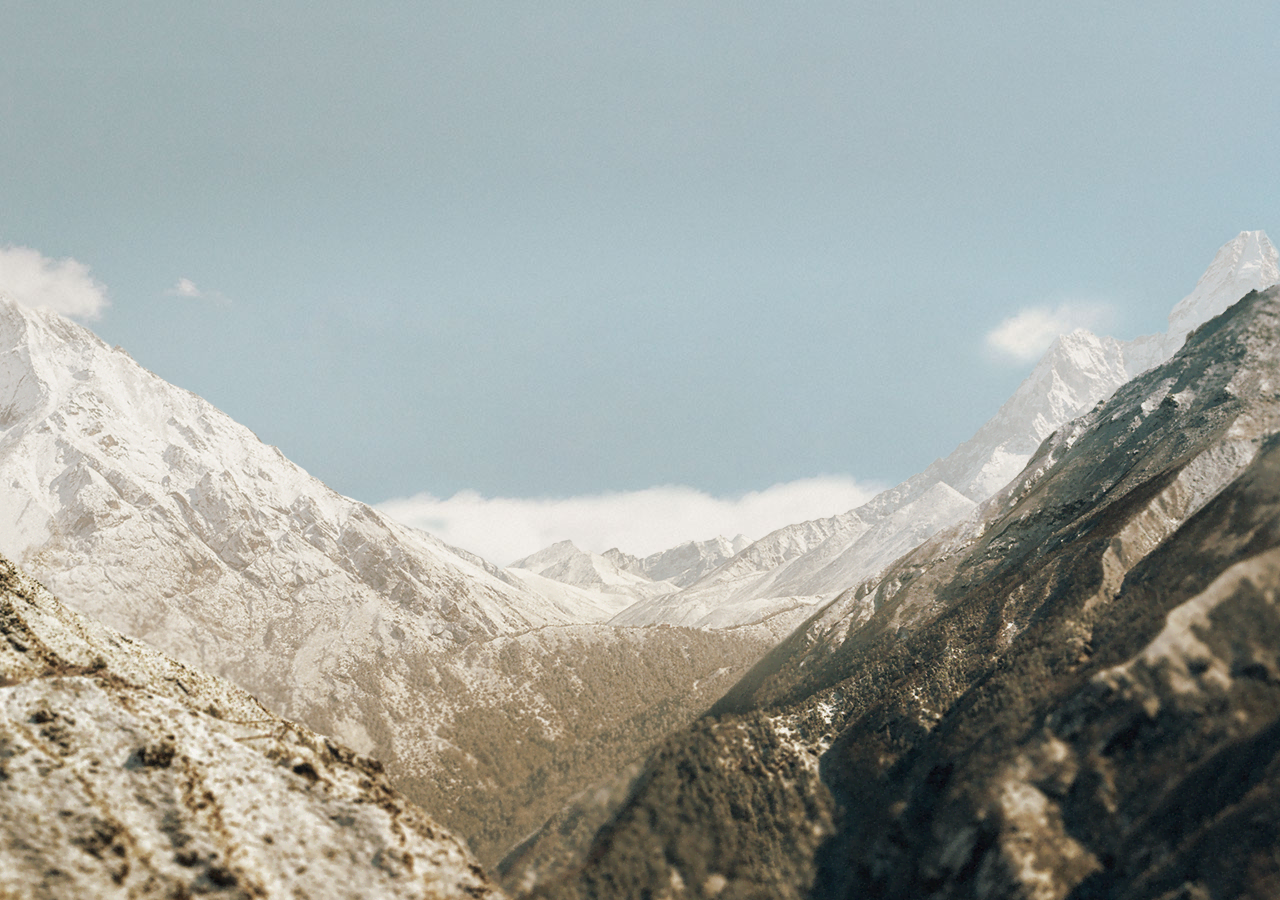
<file: project-3/index.html>
<!DOCTYPE html>
<html lang="en">
<head>
    <meta charset="UTF-8">
    <meta name="viewport" content="width=device-width, initial-scale=1.0">
    <meta http-equiv="X-UA-Compatible" content="ie=edge">
    <link rel="stylesheet" href="css/normalize.css">
    <link rel="stylesheet" href="css/main.css">
    <title>Parallax</title>
</head>
<body>

    <div class="scena">
        <div data-speed="10" class="layer layer_bg"></div>
        <div data-speed="40" class="layer layer_1"></div>
        <div data-speed="80" class="layer layer_2"></div>
    </div>





    <script src="js/main.js"></script>
</body>
</html>
</file>
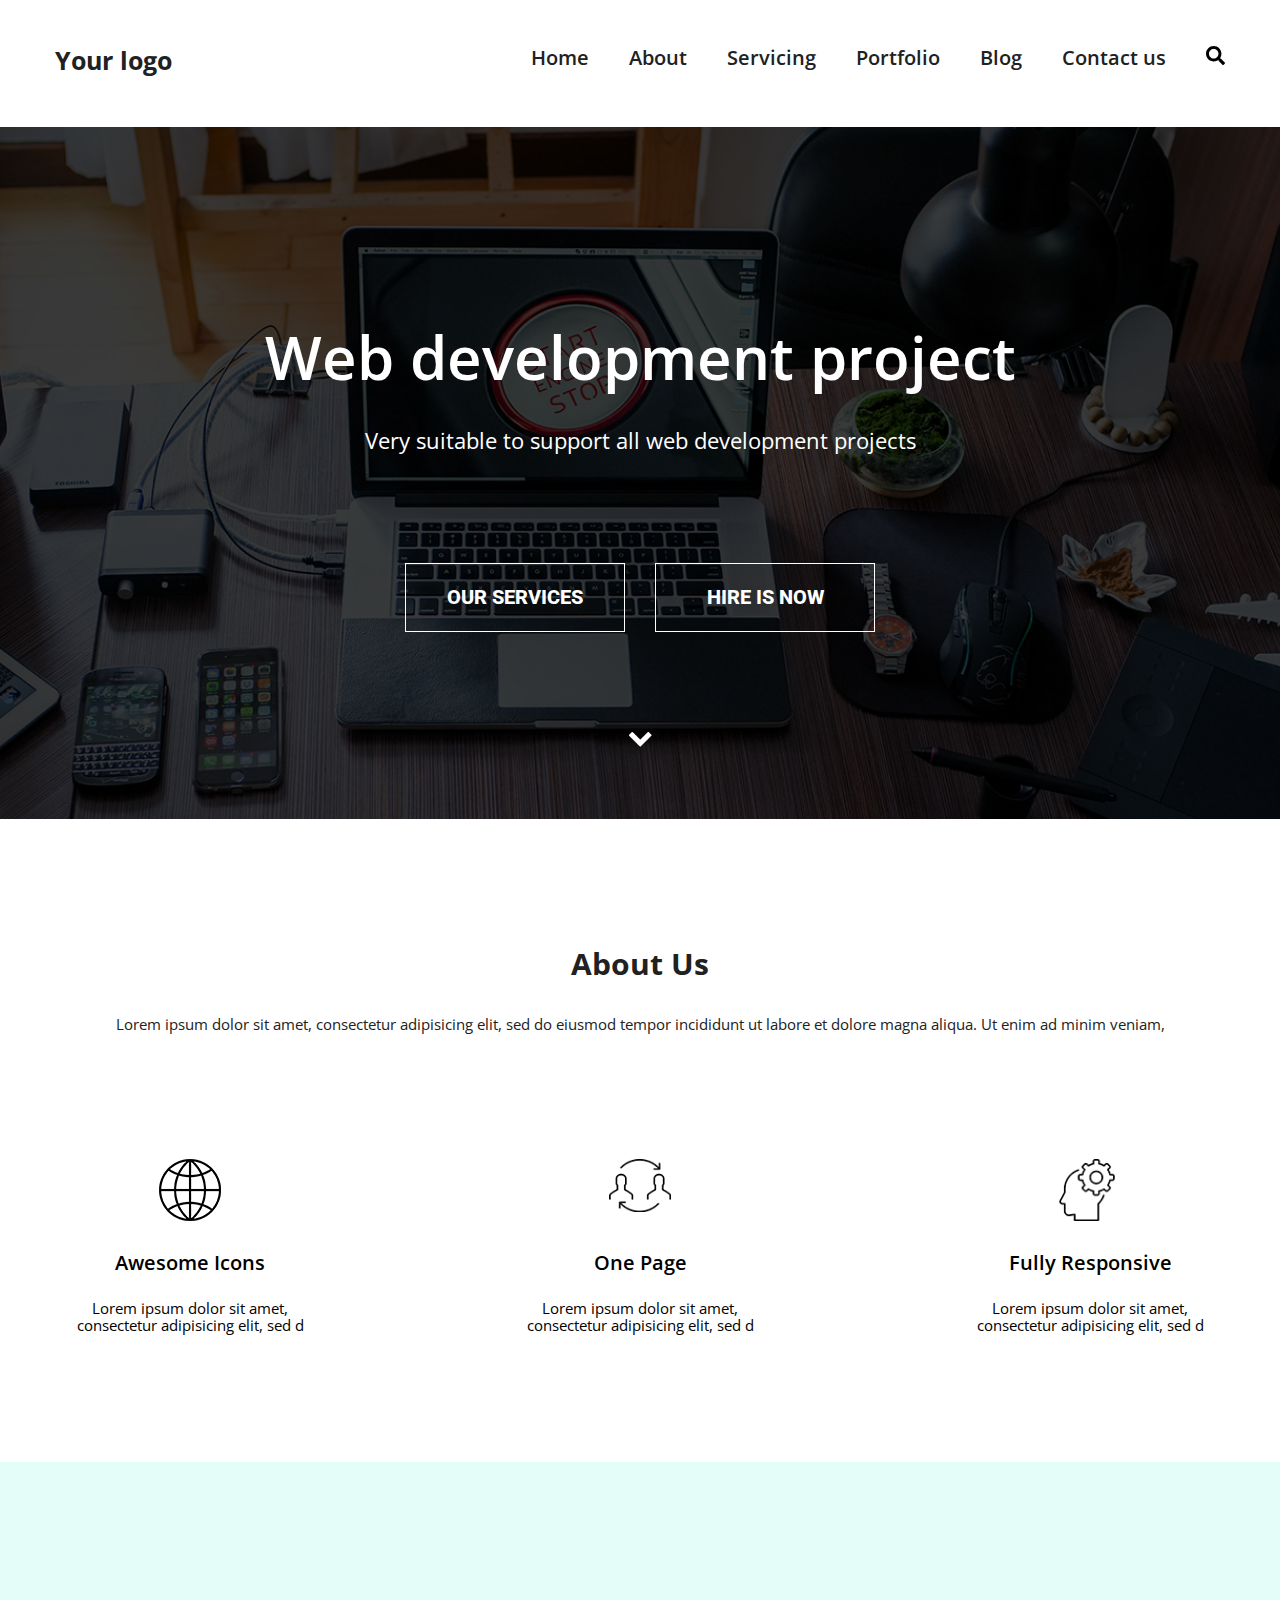
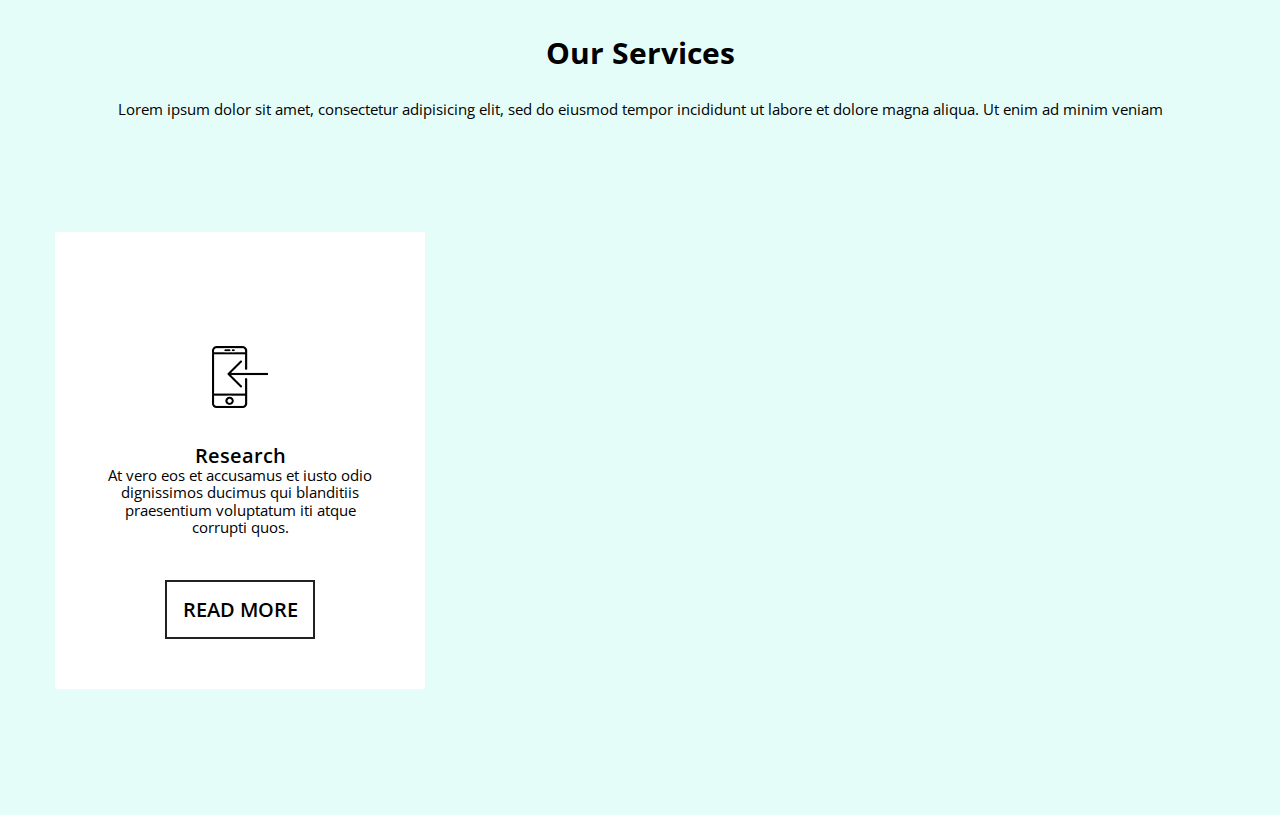
<file: offline/13.05/layout/index.html>
<!DOCTYPE html>
<html lang="en">
<head>
    <meta charset="UTF-8">
    <meta name="viewport" content="width=device-width, initial-scale=1.0">
    <meta http-equiv="X-UA-Compatible" content="ie=edge">
    <link href="https://fonts.googleapis.com/css?family=Open+Sans:400,600,700|Roboto:700&amp;subset=cyrillic" rel="stylesheet">
    <link rel="stylesheet" href="css/normalize.css">
    <link rel="stylesheet" href="css/main.css">
    <title>Web Development Project</title>
</head>
<body>

    <header id="header" class="header">
        <nav class="navigation">
            <div class="container navigation__container">
                <a href="#" class="logo">Your logo</a>
                <ul class="menu">
                    <li class="menu__item"><a href="#" class="menu__link">Home</a></li>
                    <li class="menu__item"><a href="#about" class="menu__link">About</a></li>
                    <li class="menu__item"><a href="#services" class="menu__link">Servicing</a></li>
                    <li class="menu__item"><a href="#" class="menu__link">Portfolio</a></li>
                    <li class="menu__item"><a href="#" class="menu__link">Blog</a></li>
                    <li class="menu__item"><a href="#" class="menu__link">Contact us</a></li>
                    <li class="menu__item"><button class="menu__link serch_button"></button> </li>
                </ul>
            </div>
        </nav>
            <div class="container main_page">
                <h1 class="header__title">Web development project</h1>
                <p class="header__subtitle">Very suitable to support all web development projects</p>
            </div>
            <div class="button_wrap">
                <a href="#" class="button_services header__button">our services</a>
                <a href="#" class="button_hire header__button">hire is now</a>
            </div>
            <a href="#about" class="button_down"></a>
    </header>

    <section id="about" class="about">
        <div class="container">
            <h2 class="about__title">About Us</h2>
            <p class="about__subtitle">Lorem ipsum dolor sit amet, consectetur adipisicing elit, sed do eiusmod tempor incididunt ut labore et dolore magna aliqua. Ut enim ad minim veniam,</p>
            <ul class="features__list">
                <li class="features__item icon_globe">
                    <h3 class="features__title">Awesome Icons</h3>
                    <p class="features__desc">Lorem ipsum dolor sit amet, consectetur adipisicing elit, sed d</p>
                </li>
                <li class="features__item icon_transfer">
                    <h3 class="features__title">One Page</h3>
                    <p class="features__desc">Lorem ipsum dolor sit amet, consectetur adipisicing elit, sed d</p>
                </li>
                <li class="features__item icon_head">
                    <h3 class="features__title">Fully Responsive</h3>
                    <p class="features__desc">Lorem ipsum dolor sit amet, consectetur adipisicing elit, sed d</p>
                </li>
            </ul>
        </div>
    </section>

    <section id="services" class="servivces">
        <div class="container">
            <h2 class="services__title">Our Services</h2>
            <p class="services__subtitle">Lorem ipsum dolor sit amet, consectetur adipisicing elit, sed do eiusmod tempor incididunt ut labore et dolore magna aliqua. Ut enim ad minim veniam</p>
            <ul class="services__list">
                <li class="services__item">
                    <h3 class="services_item_title">Research</h3>
                    <p class="services_item_desc">At vero eos et accusamus et iusto odio dignissimos ducimus qui blanditiis praesentium voluptatum iti atque corrupti quos.</p>
                    <button class="services_item_button">read more</button>
                </li>
            </ul>

        </div>
    </section>


    <script src="js/main.js"></script>
</body>
</html>
</file>
<file: project-1/css/main.css>
/* specefication */
html {
    box-sizing: border-box;
    scroll-behavior: smooth;
}

*,
*::after,
*::before {
    box-sizing: inherit;
}


img {
    display: block;
    max-width: 100%;
    height: auto;
}

.clearfix::after {
    content: '';
    display: table;
    clear: both;
}

.visually-hidden:not(:focus):not(:active),
input[type="checkbo"].visually-hidden,
input[type="radio"].visually-hidden {
    /* position: absolute; */

    width: 1px;
    height: 1px;
    margin: -1px;
    border: 0;
    padding: 0;

    clip-path: inset(100%);
    clip: rect(0 0 0 0);
    overflow: hidden;
}

body {
    font-family: 'Roboto', sans-serif;
    font-family: 'Open Sans', sans-serif;
}

.container {
    width: 1170px;
    margin: 0 auto;
}

/* progress bar */
.progress {
    position: fixed;
    top: 0;
    left: 0;
    width: 0%;
    height: 4px;
    background-color: tomato;
    z-index: 9999;
}

/*tool bar*/
::-webkit-scrollbar {
  width: 4px;
  display: block;
}
::-webkit-scrollbar-track {
    box-shadow: inset 0 0 5px grey; 
    
}

::-webkit-scrollbar-thumb {
  background: tomato; 
  border-radius: 10px;
}
::-webkit-scrollbar-thumb:hover {
  background: gold; 
}


/* header */
.header {
    padding-bottom: 72px;
    background-image: url(../img/header_image1.png);
    background-position: center;
    background-repeat: no-repeat;
    background-size: cover;
    color: #fff;
}

.navigation {
    padding-top: 46px;
    padding-bottom: 52px;
    background-color: #ffffff;
    margin-bottom: 196px;
}

.navigation__container {
    display: flex;
    justify-content: space-between;
}

.menu {
    display: flex;
    margin: 0;
    padding: 0;
    list-style: none;
}

.menu__item {}

.menu__item:not(:last-child) {
    margin-right: 40px;
}

.menu__link {
    font-weight: 600;
    font-size: 20px;
}

.logo,
.menu__link {
    text-decoration: none;
    color: #212121;
    font-family: 'Open Sans';
}

.logo {
    font-weight: 700;
    font-size: 25px;
}

.serch_button {
    background-image: url(../img/icon/icon_serch.png);
    width: 19px;
    height: 19px;
    background-color: transparent;
    border: none;
    cursor: pointer;
}

.header__title,
.header__subtitle {
    text-align: center;
    margin: 0;
}

.header__title {
    font-weight: 600;
    font-size: 60px;
    margin-bottom: 36px;
}

.header__subtitle {
    font-weight: 400;
    font-size: 22px;
    margin-bottom: 110px;
}

.button_wrap {
    display: flex;
    justify-content: center;
}

.header__button {
    text-transform: uppercase;
    text-decoration: none;
    color: #fff;
    font-family: 'Roboto';
    font-weight: 800;
    font-size: 20px;
    width: 220px;
    padding: 22px 0;
    border: 1px solid #fff;
    text-align: center;
    margin-bottom: 100px;
}

.header__button:not(:last-child) {
    margin-right: 30px;
}

.header__button:hover {
    background-color: #00897b;
    border: none;
}

.button_down {
    display: block;
    width: 23px;
    height: 15px;
    background-image: url(../img/icon/icon_down.png);
    margin: 0 auto;
}

/* section about    */
.about {
    padding-top: 128px;
    padding-bottom: 128px;
}

.about__title,
.about__subtitle {
    margin: 0;
    text-align: center;
    color: #212121;
}

.about__title {
    font-weight: 700;
    font-size: 30px;
    margin-bottom: 34px;
}

.about__subtitle {
    margin: 0 auto;
    width: 622px;
    font-size: 15px;
    font-weight: 400;
    margin-bottom: 126px;
}

.features__list {
    margin: 0;
    padding: 0;
    display: flex;
    justify-content: space-between;
    list-style: none;
}

.features__item {
    width: 270px;
    text-align: center;
}

.features__item::before {
    content: '';
    display: block;
    margin: 0 auto;
    width: 62px;
    height: 62px;
    background-repeat: no-repeat;
    background-size: contain;
    margin-bottom: 30px;
}

.icon_globe::before {
    background-image: url(../img/icon/icon_globe.png);
}

.icon_transfer::before {
    background-image: url(../img/icon/icon_transfer.png);
}

.icon_head::before {
    background-image: url(../img/icon/icon_head.png);
}

.features__title,
.features__desc {
    margin: 0;
}

.features__title {
    font-weight: 600;
    font-size: 20px;
    margin-bottom: 26px;
}

.features__desc {
    font-size: 15px;
}

/* section services */
.servivces {
    padding-top: 174px;
    padding-bottom: 126px;
    background-color: #e4fdf9;
}

.services__title,
.services__subtitle {
    margin: 0;
    text-align: center;
}

.services__title {
    font-size: 30px;
    font-weight: 700;
    margin-bottom: 30px;
}

.services__subtitle {
    margin: 0 auto;
    width: 622px;
    font-size: 15px;
    margin-bottom: 114px;
}

.services__list {
    margin: 0;
    padding: 0;
    width: 1170px;
    display: flex;
    justify-content: space-between;
    flex-wrap: wrap;
    text-align: center;
    list-style: none;
}



.services__item {
    flex: 0 0 370px;
    padding: 0 50px;
    padding-top: 114px;
    padding-bottom: 50px;
    background-color: #fff;
    transition: all 0.3s ease;
}

.services__item:not(:nth-last-child(-n + 3)) {
    margin-bottom: 32px;
}

.services__item::before {
    content: '';
    display: block;
    width: 56px;
    height: 62px;
    background-image: url(../img/icon/icon_smartphone.png);
    margin: 0 auto;
    margin-bottom: 36px;
}

.services__item:hover {
    color: #fff;
    background-color: #00897b;
    box-shadow: 0 0 10px 1px #212121;
}

.services_item_title,
.services_item_desc {
    margin: 0;
}

.services_item_title {
    font-size: 20px;
    font-weight: 600;
    margin-bottom: 22px;
}

.services_item_desc {
    font-size: 15px;
    margin-bottom: 44px;
}

.services_item_button {
    width: 150px;
    text-transform: uppercase;
    text-align: center;
    display: block;
    margin: 0 auto;
    border: 2px solid #212121;
    padding: 16px 0;
    font-size: 20px;
    font-weight: 600;
    background-color: transparent;
}

.services__item:hover .services_item_button {
    border: 2px solid #fff;
    color: #fff;
}

.services__item:hover .services__item::before {
    background-image: url(../img/icon/icon_smartphone_white.png);
}

/* section portfolio */
.portfolio {
    padding-top: 100px;
    padding-bottom: 136px;
}

.portfolio__title,
.portfolio__subtitle {
    margin: 0;
    text-align: center;
}

.portfolio__title {
    font-size: 30px;
    font-weight: 600;
    margin-bottom: 34px;
}

.portfolio__subtitle {
    margin: 0 auto;
    width: 622px;
    font-size: 15px;
    margin-bottom: 118px;
}

.portfolio__button {
    margin: 0;
    padding: 0;
    list-style: none;
    display: flex;
    justify-content: center;
    margin-bottom: 120px;
}

.button__list:not(:last-child) {
    margin-right: 20px;
}

.button__link {
    text-transform: uppercase;
    text-decoration: none;
    color: #5c5c5c;
    padding: 14px 22px;
    border: 2px solid #00897b;
    transition: all 0.2s ease-in-out;
}

.button__list:hover .button__link {
    color: #fff;
    background-color: #00897b;
}

.portfolio_list {
    margin: 0;
    padding: 0;
    list-style: none;
    margin-bottom: 128px;
    display: flex;
    justify-content: space-between;
    flex-wrap: wrap;
}

.portfolio__item {
    position: relative;
    margin-bottom: 30px;
}

.portfolio__item:nth-last-child(-n + 3) {
    margin-bottom: 0;
}

.photo_wrap {
    width: 370px;
    height: 370px;
    background-color: teal;
}

.hidden_wrap {
    width: 370px;
    height: 370px;
    position: absolute;
    top: 0;
    padding-top: 152px;
    background-color: rgba(73, 73, 73, 0.329);
    display: none;
}

.desc_wrap {
    text-align: center;
}

.portfolio__item:hover .hidden_wrap {
    display: block;
    box-shadow: 0 0 10px 2px #393939;
}

.hidden_title,
.hidden_subtitle {
    margin: 0;
    color: #fff;
}

.hidden_title {
    font-size: 20px;
    font-weight: 600;
    margin-bottom: 6px;
}

.hidden_subtitle {
    font-size: 14px;
    text-transform: uppercase;
}

.view_button {
    display: block;
    margin: 0 auto;
    width: 218px;
    background-color: #00897b;
    cursor: pointer;
    text-transform: uppercase;
    text-align: center;
    color: #fff;
    font-family: 'Roboto';
    font-weight: 700;
    font-size: 20px;
    padding: 20px 0;
    border: none;
}

.view_button:hover {
    box-shadow: 0 0 10px 2px #393939;
    color: #393939;
    border-radius: 4px;
}

/* section pricing */
.pricing {
    background-color: #f0f1f1;
    padding-top: 130px;
    padding-bottom: 100px;
}

.pricing_title,
.pricing_subtitle {
    margin: 0;
    text-align: center;
}

.pricing_title {
    font-size: 30px;
    font-weight: 600;
    margin-bottom: 30px;
}

.pricing_subtitle {
    margin: 0 auto;
    width: 622px;
    margin-bottom: 124px;
    font-size: 15px;
}

.pricing__menu {
    margin: 0;
    padding: 0;
    list-style: none;
    display: flex;
    justify-content: space-between;
    flex-wrap: wrap;
}

.pricing__item {
    width: 370px;
    background-color: #fff;
    padding-bottom: 50px;
}

.pricing__desc {
    width: 370px;
    height: 209px;
    background-color: #3949ab;
    -webkit-clip-path: polygon(0 0, 100% 0, 100% 85%, 0 100%);
    padding-top: 52px;
    text-align: center;
    color: #fff;
    margin-bottom: 10px;
}

.pricing__title,
.price {
    margin: 0;
}

.pricing__title {
    margin-bottom: 8px;
    font-size: 25px;
}

.text__item {
    margin-bottom: 15px;
}

.price {
    position: relative;
    font-size: 50px;
}

.month {
    font-size: 15px;
}

.price::before {
    content: '$';
    font-size: 25px;
    /* display: block; */
    position: absolute;
    top: 6px;
    left: 100px;
    transform: translatex(-50%);
    width: 22px;
    height: 11px;
}

.pricing__text {
    margin: 0;
    padding: 0;
    list-style: none;
    text-align: center;
    margin-bottom: 66px;
}

.text {
    margin: 0;
    font-size: 17px;
    font-family: 'Open Sans';
    font-weight: 300;
}

.text::after {
    content: '';
    display: block;
    margin: 0 auto;
    margin-top: 14px;
    width: 177px;
    border: 1px solid #bfbfbf;
}

.order_button {
    width: 180px;
    display: block;
    margin: 0 auto;
    background-color: transparent;
    border: 1px solid #000;
    font-family: 'OPen Sans';
    font-size: 20px;
    color: #898989;
    padding-top: 22px;
    padding-bottom: 20px;
    cursor: pointer;
    text-transform: uppercase;
}

.pricing__item:hover .order_button {
    color: #fff;
    background-color: #00897b;
    border: 1px solid #00897b;
}

.pricing__item:hover {
    box-shadow: 0 0 25px 3px #343434;
}

/* section team  */
.team {
    padding-top: 122px;
    padding-bottom: 124px;
}

.team__title,
.team__subitle {
    margin: 0;
    text-align: center;
}

.team__title {
    margin-bottom: 36px;
    font-size: 30px;
    font-weight: 600;
}

.team__subitle {
    width: 622px;
    margin: 0 auto;
    font-size: 15px;
    margin-bottom: 124px;
}

.member_list {
    margin: 0;
    padding: 0;
    list-style: none;
    display: flex;
    flex-wrap: wrap;
    justify-content: space-between;
    margin-bottom: 100px;
}

.member_item {
    width: 370px;
    text-align: center;
    perspective: 1000px;
    transform-style: preserve-3d;
}

.member_wrap {
    margin-bottom: 40px;
}

.member_inner {
    transition: transform 0.2s;
}

.name,
.desc {
    margin: 0;
}

.name {
    font-size: 20px;
    font-weight: 600;
    margin-bottom: 10px;
}

.desc {
    font-size: 12px;
    font-style: italic;
    text-transform: uppercase;
    margin-bottom: 18px;
}

.soc_icon {
    margin: 0;
    padding: 0;
    list-style: none;
    display: flex;
    justify-content: center;
}

.soc_item {}

.soc_item:not(:last-child) {
    margin-right: 22px;
}

.soc_link {
    position: relative;
    display: block;
    width: 50px;
    height: 50px;
    border-radius: 10px;
    background-color: #f0f1f1;
}

.soc_link:hover {
    background-color: #3949ab;
}

.svg_icon {
    top: 50%;
    left: 50%;
    transform: translate(-50%, -50%);
    position: absolute;
    fill: #00897b;
    width: 30px;
    height: 30px;
}

.soc_link:hover .svg_icon {
    fill: #fff;
}

.radio_wrap {
    text-align: center;
}

/* Hide original inputs */
input[type=radio] {
    visibility: hidden;
    position: absolute;
}

input[type=radio]+label:before {
    height: 15px;
    width: 15px;
    margin-right: 2px;
    content: " ";
    display: inline-block;
    vertical-align: baseline;
    border: 1px solid #777;
}

input[type=radio]:checked+label:before {
    background: #3949ab;
}

input[type=radio]+label:before {
    border-radius: 50%;
    background-color: #00897b;
}

/* section blog */
.blog {
    background-color: #e4fdf9;
    padding-top: 130px;
    padding-bottom: 124px;
}

.blog_title,
.blog_subtitle {
    margin: 0;
    text-align: center;
}

.blog_title {
    font-size: 30px;
    font-weight: 600;
    margin-bottom: 33px;
}

.blog_subtitle {
    margin: 0 auto;
    font-size: 15px;
    width: 670px;
    margin-bottom: 130px;
}

.blog_list {
    margin-bottom: 120px;
}

.blog_item {
    display: flex;
    flex: 0 0 1170;
    justify-content: space-between;
    box-shadow: 0 0 10px 1px rgba(202, 224, 221, 0.377);
    flex-direction: row;
}

.blog_item:nth-child(2n) {
    flex-direction: row-reverse;
}

.blog_photo {
    width: 570px;
}

.blog_desc {
    width: 600px;
    padding-top: 58px;
    padding-left: 30px;
    padding-right: 126px;
}

.desc_title {
    margin: 0;
    font-size: 25px;
    font-weight: 600;
    margin-bottom: 30px;
}

.form_wrap {
    display: flex;
    margin-bottom: 36px;
}

.icon_blog::before {
    content: '';
    margin-right: 10px;
    display: inline-block;
    width: 18px;
    height: 18px;
    background-repeat: no-repeat;
    background-position: center;
}

.date,
.develop {
    font-size: 17px;
    font-weight: 600;
    color: #212121;
}

.date {
    margin-right: 40px;
}

.date::before {
    background-image: url(../img/icon/icon_calendar.png);
}

.develop {}

.develop::before {
    background-image: url(../img/icon/icon_file.png);
}


.description {
    margin: 0;
}

.blog_button_more {
    display: block;
    margin: 0 auto;
    width: 220px;
    text-transform: uppercase;
    color: #fff;
    font-family: 'Roboto';
    font-weight: 700;
    font-size: 20px;
    padding: 20px 0;
    border: none;
    background-color: #00897b;
    cursor: pointer;
}

.blog_item:hover {
    box-shadow: 0 0 20px 3px rgba(0, 0, 0, 0.3);
}

.blog_item:hover .desc_title {
    color: #00897b;
}

.blog_button_more:hover {
    border-radius: 6px;
    transform: scale(1.03);
}

/* section contact */
.contact {
    background-image: url(../img/bg_contact.png);
    padding-top: 122px;
    padding-bottom: 110px;
    background-size: cover;
    background-position: center;
}

.contact_title,
.contact_subtitle {
    margin: 0;
    text-align: center;
    color: #fff;
}

.contact_title {
    font-size: 30px;
    font-weight: 800;
    margin-bottom: 30px;
}

.contact_subtitle {
    margin: 0 auto;
    width: 620px;
    font-size: 15px;
    margin-bottom: 60px;
}

.adress_list {
    list-style: none;
    margin: 0;
    padding: 0;
    margin-bottom: 60px;
    display: flex;
    justify-content: space-between;
}

.adress_item {
    flex: 0 0 330px;
}

.adress_item::before {
    content: '';
    width: 106px;
    height: 106px;
    display: block;
    background-color: #3949ab;
    border-radius: 50%;
    margin: 0 auto;
    margin-bottom: 30px;
    background-repeat: no-repeat;
    background-position: center;
}

.adress_p {
    text-align: center;
    margin: 0;
    color: #fff;
}

.icon_placeholder::before {
    background-image: url(../img/icon_contact/placeholder_1.png);
}

.icon_phone::before {
    background-image: url(../img/icon_contact/phone-call.png);
}

.icon_mail::before {
    background-image: url(../img/icon_contact/mail.png);
}

.contact_form {
    width: 1030px;
    margin: 0 auto;
}

.form_wrap {
    margin-bottom: 48px;
    display: flex;
    justify-content: space-between;
}

.contact_form input {
    font-family: 'montserrat';
    font-size: 20px;
    height: 52px;
    border-radius: 9px;
    padding: 22px 0;
    padding-left: 8px;
    width: 500px;
}

input:placeholder-shown,
textarea:placeholder-shown {
    text-transform: uppercase;
    font-size: 12px;
}

.contact_form input:focus {
    outline: 0;
    border: 1px solid #757575;
    box-shadow: 0 0 2px 1px rgba(158, 158, 158, 0.2);
}

.contact_form input:valid {
    border-bottom: 2px solid rgba(0, 255, 0, 0.5);
    box-shadow: 0 0 20px 1px rgb(0, 255, 0, 0.2);
}

.contact_form input:invalid {
    border-bottom: 2px solid rgba(255, 0, 0, 0.7);
    box-shadow: 0 0 15px 1px rgba(255, 0, 0, 0.2);
}

.contact_form textarea {
    font-family: 'montserrat';
    font-size: 14px;
    width: 1030px;
    height: 324px;
    padding: 16px;
    resize: none;
    border: 2px solid #cccccc;
    border-radius: 9px;
    margin-bottom: 40px;
}

.contact_form textarea:focus {
    outline: 0;
    border: 2px solid #757575;
}

.contact_form textarea:valid {
    border-bottom: 2px solid rgba(0, 255, 0, 0.7);
    box-shadow: 0 0 15px 1px rgba(0, 255, 0, 0.2);
}

.contact_form textarea:invalid {
    border-bottom: 2px solid rgba(255, 0, 0, 0.7);
    box-shadow: 0 0 15px 1px rgba(255, 0, 0, 0.2);
}

.send_button {
    display: block;
    margin-left: auto; 
    width: 220px;
    background-color: #fff;
    border: 0;
    border-radius: 9px;
    padding: 22px 0;
    font-family: 'montserrat';
    font-size: 18px;
    text-transform: uppercase;
    color: #000;
    cursor: pointer;
}

/* footer*/
.footer {
    padding: 26px 0;
    text-align: center;
}

.footer_copy {
    margin: 0;
    font-family: 'Roboto';
    font-weight: 900;
    color: #191919;
    font-size: 20px;
}
</file>
<file: project-3/css/main.css>
html {
    box-sizing: border-box;
}

*,
*::after,
*::before {
    box-sizing:inherit;
}

img {
    max-width: 100%;
}

.scena {
    z-index: -1;
    position: fixed;
    top: 0;
    right: 0;
    bottom: 0;
    left: 0;
    min-height: 100vh
}

.layer {
    position: absolute;
    top: 0;
    left: -10%;
    width: 110%;
    height: 100%;
    background-repeat: no-repeat;
    background-position: center;
    background-size: cover;
}

.layer_bg {
    background-image: url(../img/bg/parallax_bg.jpg);
}

.layer_1 {
    background-image: url(../img/bg/parallax_layer1.png);
}

.layer_2 {
    background-image: url(../img/bg/parallax_layer2.png);
}
</file>
<file: offline/13.05/layout/css/main.css>
/* specefication */
html {
    box-sizing: border-box;
    scroll-behavior: smooth;
}

*,
*::after,
*::before {
    box-sizing:inherit;
}


img {
    display: block;
    max-width: 100%;
    height: auto;
}

.clearfix::after {
    content: '';
    display: table;
    clear: both;
}

.visually-hidden:not(:focus):not(:active),
input[type="checkbo"].visually-hidden,
input[type="radio"].visually-hidden {
  position: absolute;

  width: 1px;
  height: 1px;
  margin: -1px;
  border: 0;
  padding: 0;

  clip-path: inset(100%);
  clip: rect(0 0 0 0);
  overflow: hidden;
}

body {
    font-family: 'Roboto', sans-serif;
    font-family: 'Open Sans', sans-serif;
}

.container {
    width: 1170px;
    margin: 0 auto;
}

/* header */
.header {
    padding-bottom: 72px;
    background-image: url(../img/header_image1.png);
    background-position: center;
    background-repeat: no-repeat;
    background-size: cover;
    color: #fff;
}

.navigation {
    padding-top: 46px;
    padding-bottom: 52px;
    background-color: #ffffff;
    margin-bottom: 196px;
}

.navigation__container {
    display: flex;
    justify-content: space-between;
}

.menu {
    display: flex;
    margin: 0;
    padding: 0;
    list-style: none;
}

.menu__item {

}

.menu__item:not(:last-child) {
    margin-right: 40px;
}

.menu__link {
    font-weight: 600;
    font-size: 20px;
}

.logo, 
.menu__link {
    text-decoration: none;
    color: #212121;
    font-family: 'Open Sans';
}

.logo {
    font-weight: 700;
    font-size: 25px;
}

.serch_button {
    background-image: url(../img/icon/search-solid.svg);
    width: 19px;
    height: 19px;
    background-color: transparent;
    border: none;
    cursor: pointer;
}

.header__title,
.header__subtitle {
    text-align: center; 
    margin: 0;
}

.header__title {
    font-weight: 600;
    font-size: 60px;
    margin-bottom: 36px;
}

.header__subtitle {
    font-weight: 400;
    font-size: 22px;
    margin-bottom: 110px;
}

.button_wrap {
    display: flex;
    justify-content: center;
}

.header__button {
    text-transform: uppercase;
    text-decoration: none;
    color: #fff;
    font-family: 'Roboto';
    font-weight: 800;
    font-size: 20px;
    width: 220px;
    padding: 22px 0;
    border: 1px solid #fff;
    text-align: center;
    margin-bottom: 100px;
}

.header__button:not(:last-child) {
    margin-right: 30px;
}

.header__button:hover {
    background-color: #00897b;
    border: none;
}

.button_down {
    display: block;
    width: 23px;
    height: 15px;
    background-image: url(../img/icon/icon_down.png);
    margin: 0 auto;
}

/* section about    */
.about {
    padding-top: 128px;
    padding-bottom: 128px;
}
.about__title,
.about__subtitle {
    margin: 0;
    text-align: center;
    color: #212121;
}

.about__title {
    font-weight: 700;
    font-size: 30px;
    margin-bottom: 34px;
}

.about__subtitle {
    font-size: 15px;
    font-weight: 400;
    margin-bottom: 126px;
}

.features__list {
    margin: 0;
    padding: 0;
    display: flex;
    justify-content: space-between;
    list-style: none;
}

.features__item {
    width: 270px; 
    text-align: center;  
}

.features__item::before {
    content: '';
    display: block;
    margin: 0 auto;
    width: 62px;
    height: 62px;
    background-repeat: no-repeat;
    background-size: contain;
    margin-bottom: 30px;
}

.icon_globe::before {
    background-image: url(../img/icon/icon_globe.png);
}

.icon_transfer::before {
    background-image: url(../img/icon/icon_transfer.png);
}

.icon_head::before {
    background-image: url(../img/icon/icon_head.png);
}

.features__title,
.features__desc {
    margin: 0;
}

.features__title {
    font-weight: 600;
    font-size: 20px;
    margin-bottom: 26px;
}

.features__desc {
    font-size: 15px;
}

/* section services */
.servivces {
    padding-top: 174px;
    padding-bottom: 126px;
    background-color: #e4fdf9;
}

.services__title,
.services__subtitle {
    margin: 0;
    text-align: center;
}

.services__title {
    font-size: 30px;
    font-weight: 700;
    margin-bottom: 30px;
}

.services__subtitle {
    font-size: 15px;
    margin-bottom: 114px;
}

.services__list {
    margin: 0;
    padding: 0;
    display: flex;
    justify-content: space-between;
    text-align: center;
    list-style: none;
}

.services__item {
    width: 370px;
    padding: 0 50px;
    padding-top: 114px;
    padding-bottom: 50px;
    background-color: #fff;
    transition: all 0.3s ease;
}

.services__item::before {
    content: '';
    display: block;
    width: 56px;
    height: 62px;
    background-image: url(../img/icon/icon_smartphone.png);
    margin: 0 auto;
    margin-bottom: 36px;
}

.services__item:hover {
    color: #fff;
    background-color: #00897b;
    box-shadow: 0 0 10px 1px #212121;
}

.services_item_title,
.services_item_desc {
    margin: 0;
}

.services_item_title {
    font-size: 20px;
    font-weight: 600;
}

.services_item_desc {
    font-size: 15px;
    margin-bottom: 44px;
}
.services_item_button {
    width: 150px;
    text-transform: uppercase;
    text-align: center;
    display: block;
    margin: 0 auto;
    border: 2px solid #212121;
    padding: 16px 0;
    font-size: 20px;
    font-weight: 600;
    background-color: transparent;
}

.services__item:hover .services_item_button {
    border: 2px solid #fff;
    color: #fff;
}

.services__item:hover .services__item::before {
    background-image: url(../img/icon/icon_smartphone_white.png); 
}
</file>
